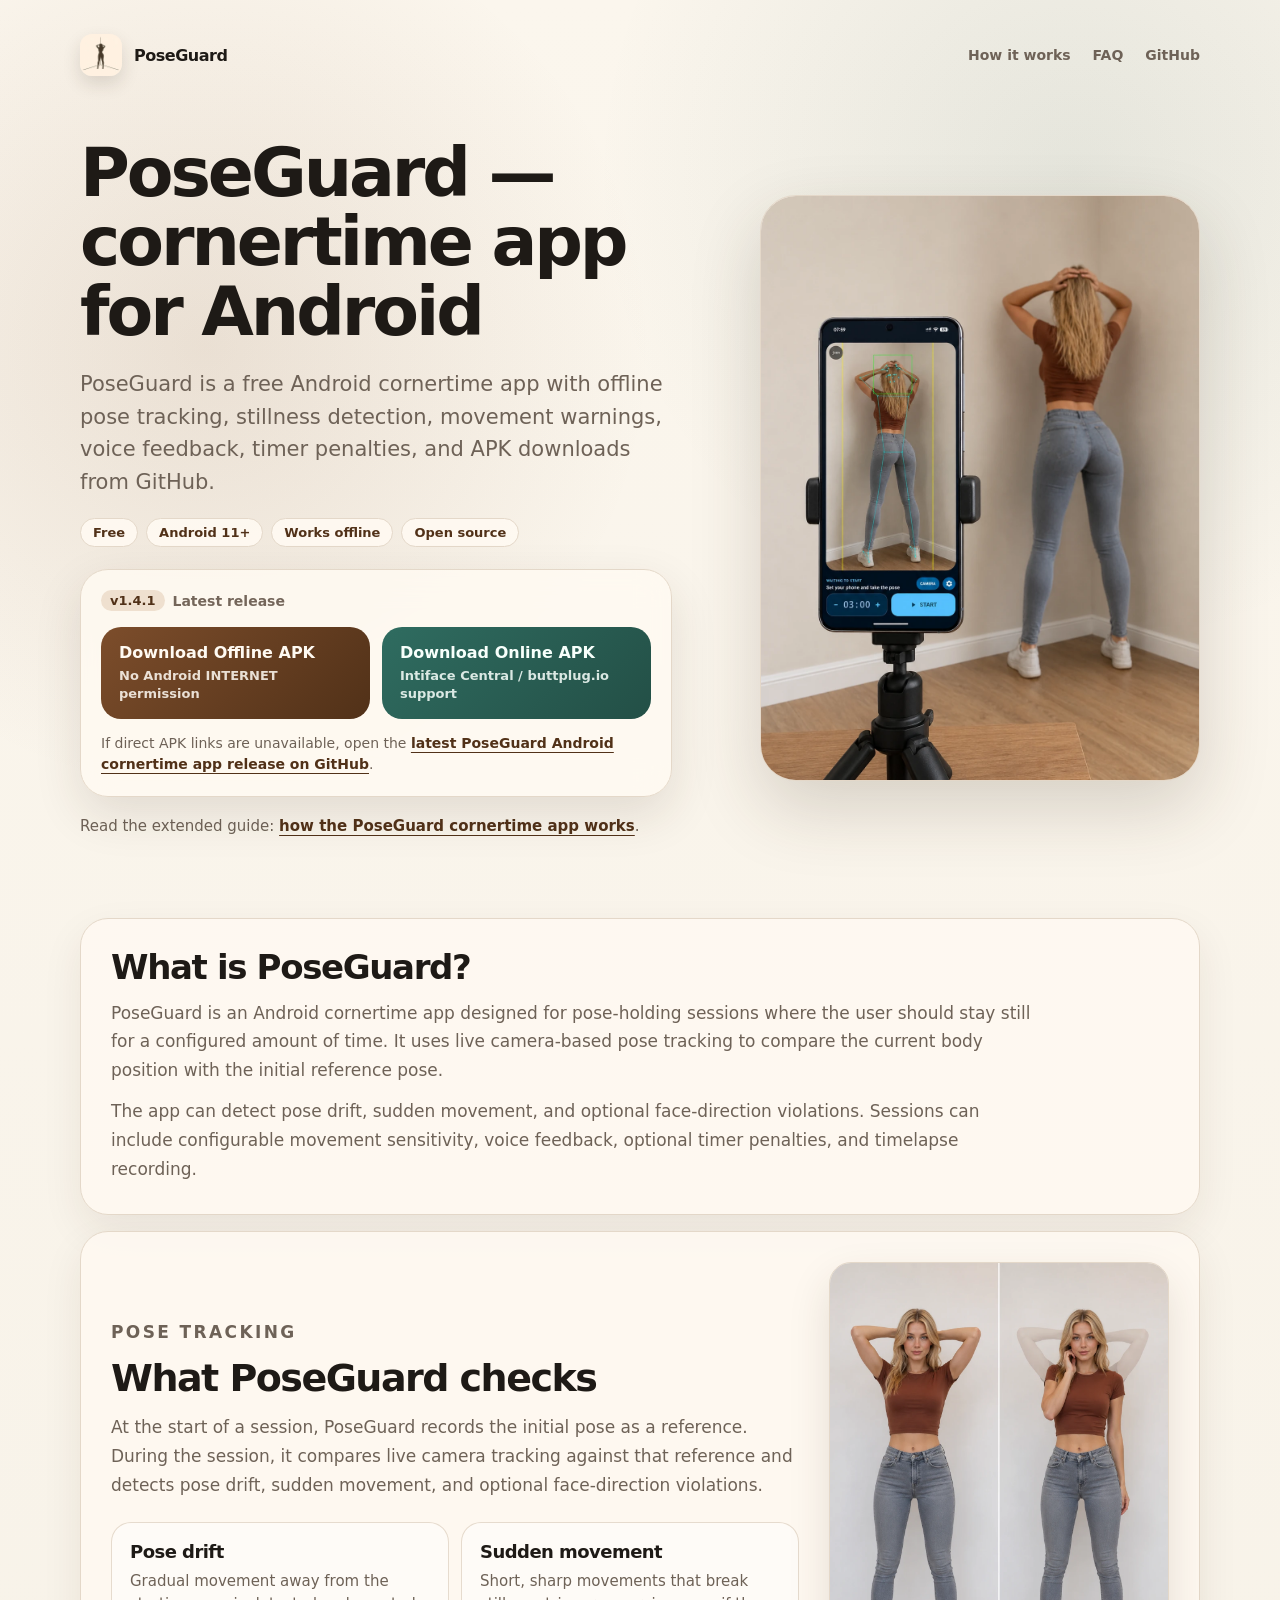
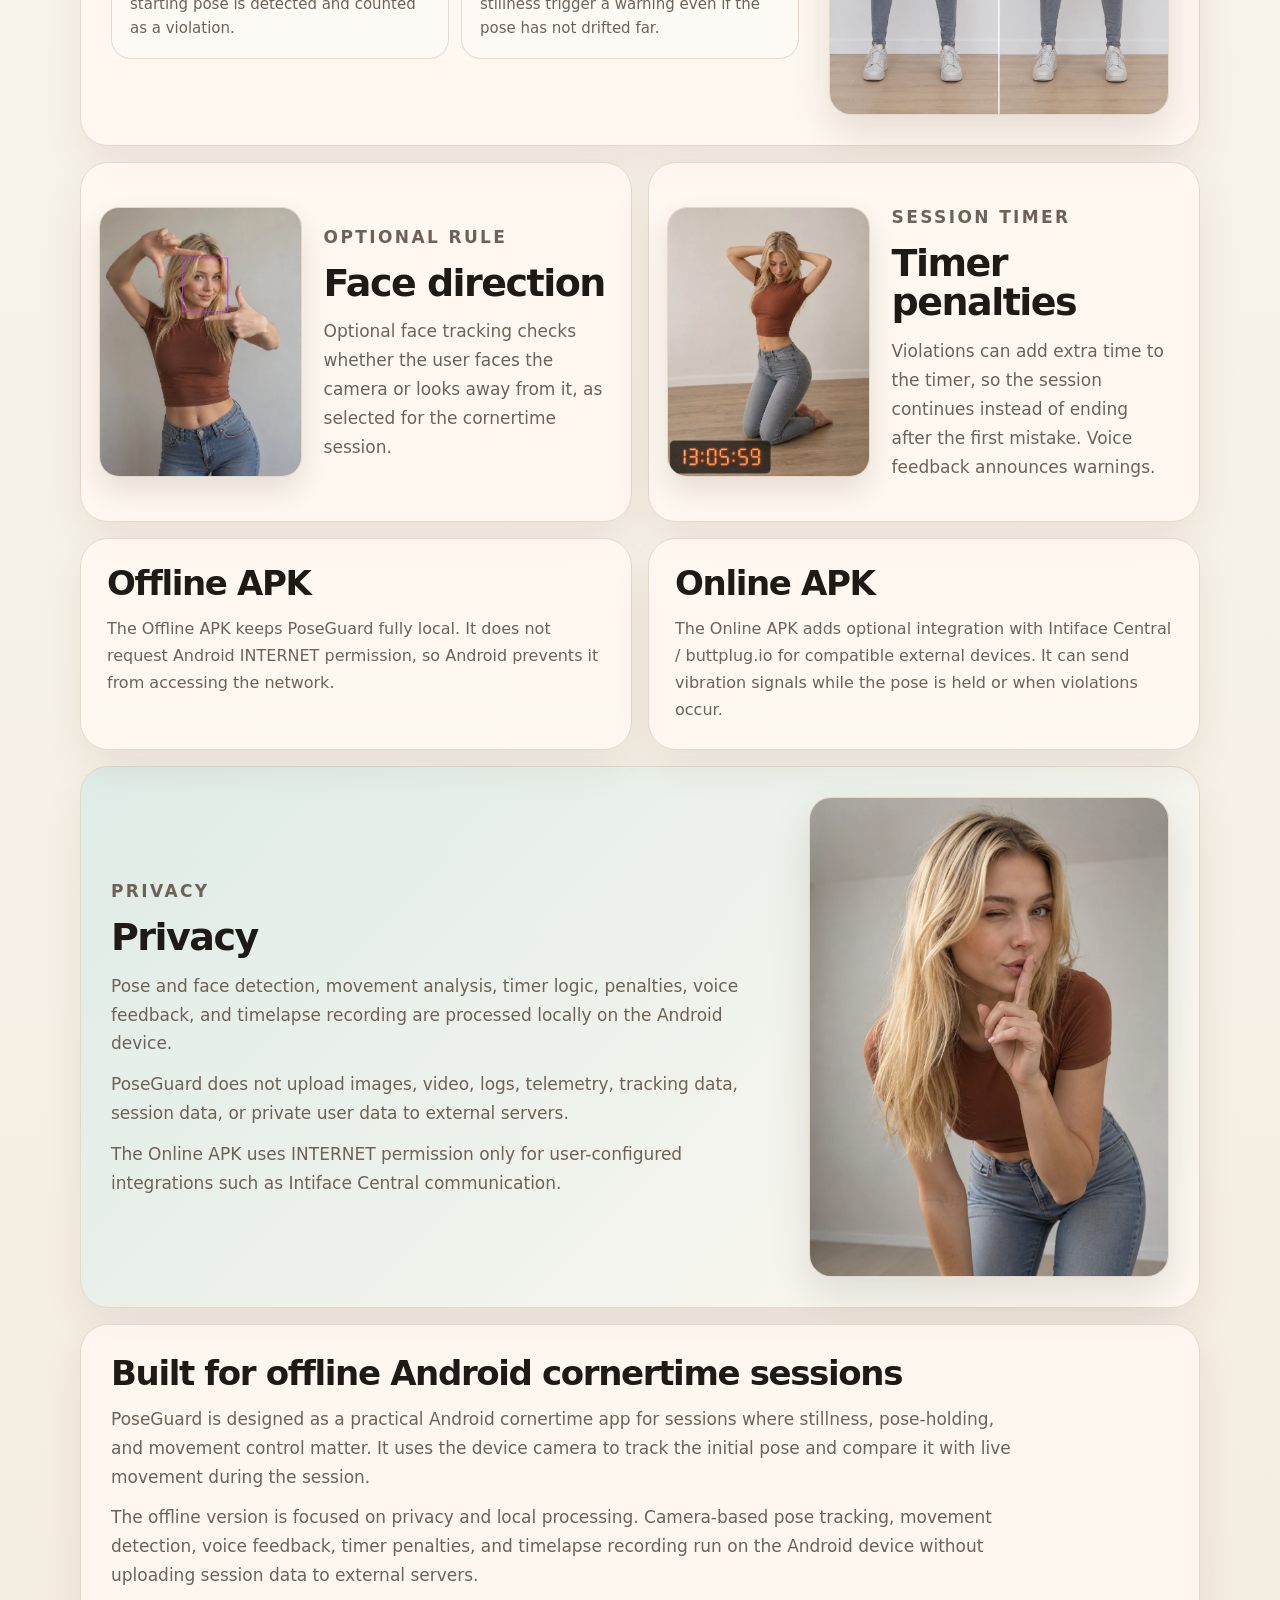
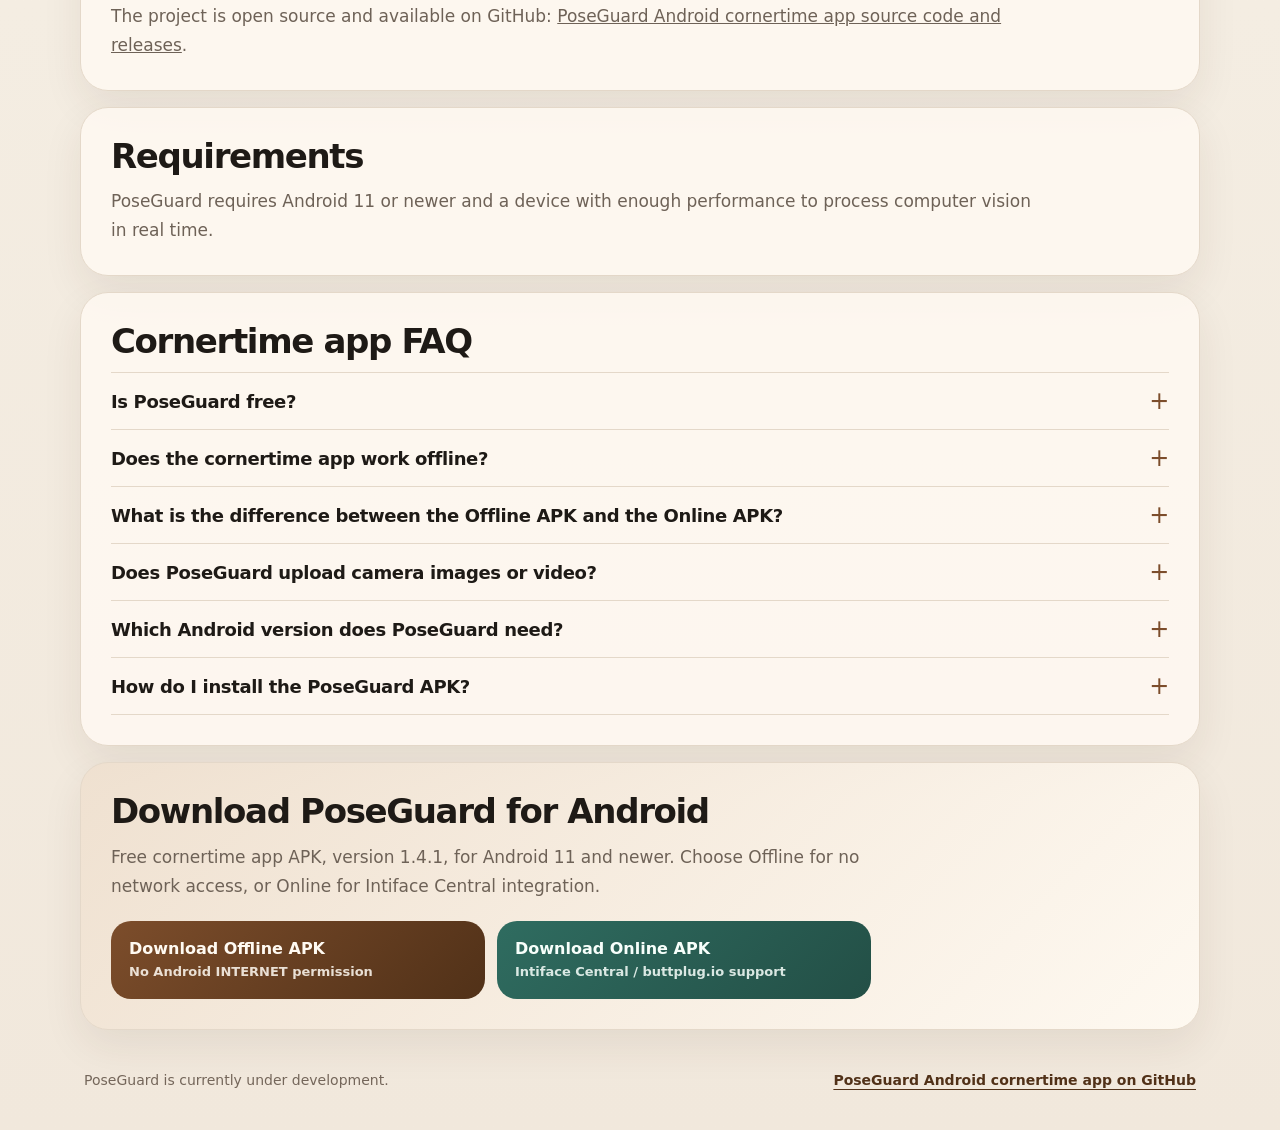
<file: index.html>
<!doctype html>
<html lang="en">
<head>
  <meta charset="utf-8" />
  <meta name="viewport" content="width=device-width, initial-scale=1" />
  <meta name="theme-color" content="#f7f2e8" />

  <title>PoseGuard — Cornertime App for Android</title>
  <meta
    name="description"
    content="PoseGuard is a free Android cornertime app with offline pose tracking, stillness detection, movement warnings, voice feedback, timer penalties, and APK downloads from GitHub."
  />
  <meta name="robots" content="index,follow" />
  <link rel="canonical" href="https://poseguard-cornertime.github.io/" />

  <meta property="og:title" content="PoseGuard — Cornertime App for Android" />
  <meta
    property="og:description"
    content="Free Android cornertime app with offline pose tracking, stillness detection, movement warnings, voice feedback, timer penalties, and APK downloads from GitHub."
  />
  <meta property="og:type" content="website" />
  <meta property="og:url" content="https://poseguard-cornertime.github.io/" />
  <meta property="og:site_name" content="PoseGuard" />
  <meta property="og:image" content="https://poseguard-cornertime.github.io/assets/og-image.jpg?v=20261018" />
  <meta property="og:image:type" content="image/jpeg" />
  <meta property="og:image:width" content="1200" />
  <meta property="og:image:height" content="630" />
  <meta property="og:image:alt" content="PoseGuard Android cornertime app preview" />

  <meta name="twitter:card" content="summary_large_image" />
  <meta name="twitter:title" content="PoseGuard — Cornertime App for Android" />
  <meta
    name="twitter:description"
    content="Free Android cornertime app with offline pose tracking, stillness detection, movement warnings, voice feedback, timer penalties, and APK downloads from GitHub."
  />
  <meta name="twitter:image" content="https://poseguard-cornertime.github.io/assets/og-image.jpg?v=20261018" />

  <link rel="icon" type="image/png" sizes="32x32" href="./assets/favicon-32.png?v=20260614-2" />
  <link rel="icon" type="image/png" sizes="192x192" href="./assets/icon-192.png?v=20260614-2" />
  <link rel="apple-touch-icon" href="./assets/apple-touch-icon.png?v=20260614-2" />

  <link rel="stylesheet" href="./styles.css?v=20261018-2" />

  <script type="application/ld+json">
  {
    "@context": "https://schema.org",
    "@type": "MobileApplication",
    "name": "PoseGuard",
    "alternateName": "PoseGuard Cornertime App",
    "operatingSystem": "Android 11+",
    "applicationCategory": "UtilitiesApplication",
    "softwareVersion": "1.4.1",
    "isAccessibleForFree": true,
    "description": "PoseGuard is a free Android cornertime app with offline pose tracking, stillness detection, movement warnings, voice feedback, timer penalties, and APK downloads from GitHub.",
    "url": "https://poseguard-cornertime.github.io/",
    "downloadUrl": "https://github.com/incident201/poseGuard/releases/latest",
    "codeRepository": "https://github.com/incident201/poseGuard",
    "image": "https://poseguard-cornertime.github.io/assets/og-image.jpg?v=20261018",
    "screenshot": [
      "https://poseguard-cornertime.github.io/assets/slide_1.webp?v=20260614-2",
      "https://poseguard-cornertime.github.io/assets/Slide_howposetracking.webp",
      "https://poseguard-cornertime.github.io/assets/Slide_facedetect.webp",
      "https://poseguard-cornertime.github.io/assets/Slide_timer.webp"
    ],
    "offers": {
      "@type": "Offer",
      "price": "0",
      "priceCurrency": "USD"
    },
    "sameAs": [
      "https://github.com/incident201/poseGuard"
    ]
  }
  </script>

  <script type="application/ld+json">
  {
    "@context": "https://schema.org",
    "@type": "FAQPage",
    "mainEntity": [
      {
        "@type": "Question",
        "name": "Is PoseGuard free?",
        "acceptedAnswer": {
          "@type": "Answer",
          "text": "Yes. PoseGuard is a free and open-source cornertime app for Android. APK files and source code are published on GitHub."
        }
      },
      {
        "@type": "Question",
        "name": "Does the cornertime app work offline?",
        "acceptedAnswer": {
          "@type": "Answer",
          "text": "Yes. The Offline APK does not request Android INTERNET permission. Pose tracking, movement detection, timer penalties, voice feedback, and timelapse recording run locally on the Android device."
        }
      },
      {
        "@type": "Question",
        "name": "What is the difference between the Offline APK and the Online APK?",
        "acceptedAnswer": {
          "@type": "Answer",
          "text": "Both versions have the same pose tracking and cornertime session features. The Online APK adds optional integration with Intiface Central / buttplug.io for compatible external devices. Choose the Offline APK if you want the app to have no network access at all."
        }
      },
      {
        "@type": "Question",
        "name": "Does PoseGuard upload camera images or video?",
        "acceptedAnswer": {
          "@type": "Answer",
          "text": "No. PoseGuard does not upload images, video, logs, telemetry, tracking data, or session data to external servers. Camera analysis runs on the device."
        }
      },
      {
        "@type": "Question",
        "name": "Which Android version does PoseGuard need?",
        "acceptedAnswer": {
          "@type": "Answer",
          "text": "PoseGuard requires Android 11 or newer and a device fast enough to run real-time computer vision for pose tracking."
        }
      },
      {
        "@type": "Question",
        "name": "How do I install the PoseGuard APK?",
        "acceptedAnswer": {
          "@type": "Answer",
          "text": "Download the Offline or Online APK on your Android phone, open the file, and allow installation from this source if Android asks. Then grant camera permission when the app starts."
        }
      }
    ]
  }
  </script>
</head>

<body>
  <main class="page">
    <header class="topbar" aria-label="Site header">
      <a class="brand" href="./" aria-label="PoseGuard home">
        <img src="./assets/icon-192.png?v=20260614-2" alt="" width="192" height="192" />
        <span>PoseGuard</span>
      </a>

      <nav class="topnav" aria-label="Main">
        <a href="./cornertime-app/">How it works</a>
        <a href="#faq">FAQ</a>
        <a
          href="https://github.com/incident201/poseGuard"
          aria-label="PoseGuard Android cornertime app on GitHub"
        >GitHub</a>
      </nav>
    </header>

    <section class="hero">
      <div class="hero-content">
        <h1>PoseGuard — cornertime app for Android</h1>

        <p class="lead">
          PoseGuard is a free Android cornertime app with offline pose tracking,
          stillness detection, movement warnings, voice feedback, timer penalties,
          and APK downloads from GitHub.
        </p>

        <ul class="hero-facts" aria-label="Key facts">
          <li>Free</li>
          <li>Android 11+</li>
          <li>Works offline</li>
          <li>Open source</li>
        </ul>

        <div class="download-box" id="download" aria-label="Download PoseGuard">
          <p class="release-status"><span class="release-badge">v1.4.1</span> Latest release</p>

          <div class="download-actions">
            <a
              id="download-offline"
              class="download-button primary"
              href="https://github.com/incident201/poseGuard/releases/download/v1.4.1/poseGuard_v1.4.1_offline_release.apk"
            >
              <strong>Download Offline APK</strong>
              <span>No Android INTERNET permission</span>
            </a>

            <a
              id="download-online"
              class="download-button secondary"
              href="https://github.com/incident201/poseGuard/releases/download/v1.4.1/poseGuard_v1.4.1_online_release.apk"
            >
              <strong>Download Online APK</strong>
              <span>Intiface Central / buttplug.io support</span>
            </a>
          </div>

          <p class="download-note">
            If direct APK links are unavailable, open the
            <a href="https://github.com/incident201/poseGuard/releases/latest">latest PoseGuard Android cornertime app release on GitHub</a>.
          </p>
        </div>

        <p class="hero-guide">
          Read the extended guide:
          <a href="./cornertime-app/">how the PoseGuard cornertime app works</a>.
        </p>
      </div>

      <figure class="hero-preview">
        <img
          src="./assets/slide_1.webp?v=20260614-2"
          alt="Screenshot of PoseGuard Android cornertime app with pose tracking"
          width="1086"
          height="1448"
          fetchpriority="high"
        />
      </figure>
    </section>

    <section class="plain-section">
      <h2>What is PoseGuard?</h2>
      <p>
        PoseGuard is an Android cornertime app designed for pose-holding sessions
        where the user should stay still for a configured amount of time. It uses
        live camera-based pose tracking to compare the current body position with
        the initial reference pose.
      </p>
      <p>
        The app can detect pose drift, sudden movement, and optional face-direction
        violations. Sessions can include configurable movement sensitivity, voice
        feedback, optional timer penalties, and timelapse recording.
      </p>
    </section>

    <section class="illustrated-section tracking-section">
      <div class="section-copy">
        <p class="section-kicker">Pose tracking</p>

        <h2>What PoseGuard checks</h2>

        <p>
          At the start of a session, PoseGuard records the initial pose as a reference.
          During the session, it compares live camera tracking against that reference
          and detects pose drift, sudden movement, and optional face-direction violations.
        </p>

        <div class="mini-checks">
          <article>
            <h3>Pose drift</h3>
            <p>
              Gradual movement away from the starting pose is detected and counted
              as a violation.
            </p>
          </article>

          <article>
            <h3>Sudden movement</h3>
            <p>
              Short, sharp movements that break stillness trigger a warning even if
              the pose has not drifted far.
            </p>
          </article>
        </div>
      </div>

      <figure class="section-image">
        <img
          src="./assets/Slide_howposetracking.webp"
          alt="How the PoseGuard cornertime app compares live pose tracking with the reference pose"
          width="1086"
          height="1448"
          loading="lazy"
          decoding="async"
        />
      </figure>
    </section>

    <section class="visual-card-grid" aria-label="Optional cornertime session rules">
      <article class="visual-card">
        <figure class="visual-card-image">
          <img
            src="./assets/Slide_facedetect.webp"
            alt="PoseGuard face direction check during a cornertime session"
            width="1086"
            height="1448"
            loading="lazy"
            decoding="async"
          />
        </figure>

        <div class="visual-card-body">
          <p class="section-kicker">Optional rule</p>

          <h3>Face direction</h3>

          <p>
            Optional face tracking checks whether the user faces the camera or looks
            away from it, as selected for the cornertime session.
          </p>
        </div>
      </article>

      <article class="visual-card">
        <figure class="visual-card-image">
          <img
            src="./assets/Slide_timer.webp"
            alt="PoseGuard cornertime timer with penalty time after violations"
            width="1086"
            height="1448"
            loading="lazy"
            decoding="async"
          />
        </figure>

        <div class="visual-card-body">
          <p class="section-kicker">Session timer</p>

          <h3>Timer penalties</h3>

          <p>
            Violations can add extra time to the timer, so the session continues
            instead of ending after the first mistake. Voice feedback announces warnings.
          </p>
        </div>
      </article>
    </section>

    <section class="version-summary" aria-label="Offline and Online versions">
      <article>
        <h2>Offline APK</h2>
        <p>
          The Offline APK keeps PoseGuard fully local. It does not request Android
          INTERNET permission, so Android prevents it from accessing the network.
        </p>
      </article>

      <article>
        <h2>Online APK</h2>
        <p>
          The Online APK adds optional integration with Intiface Central / buttplug.io
          for compatible external devices. It can send vibration signals while the pose
          is held or when violations occur.
        </p>
      </article>
    </section>

    <section class="illustrated-section privacy-section">
      <div class="section-copy">
        <p class="section-kicker">Privacy</p>

        <h2>Privacy</h2>

        <p>
          Pose and face detection, movement analysis, timer logic, penalties, voice feedback,
          and timelapse recording are processed locally on the Android device.
        </p>
        <p>
          PoseGuard does not upload images, video, logs, telemetry, tracking data,
          session data, or private user data to external servers.
        </p>
        <p>
          The Online APK uses INTERNET permission only for user-configured integrations
          such as Intiface Central communication.
        </p>
      </div>

      <figure class="section-image">
        <img
          src="./assets/Slide_privacy.webp"
          alt="PoseGuard cornertime app processes camera data locally on the Android device"
          width="1086"
          height="1448"
          loading="lazy"
          decoding="async"
        />
      </figure>
    </section>

    <section class="plain-section">
      <h2>Built for offline Android cornertime sessions</h2>
      <p>
        PoseGuard is designed as a practical Android cornertime app for sessions where
        stillness, pose-holding, and movement control matter. It uses the device camera
        to track the initial pose and compare it with live movement during the session.
      </p>
      <p>
        The offline version is focused on privacy and local processing. Camera-based pose
        tracking, movement detection, voice feedback, timer penalties, and timelapse recording
        run on the Android device without uploading session data to external servers.
      </p>
      <p>
        The project is open source and available on GitHub:
        <a href="https://github.com/incident201/poseGuard">PoseGuard Android cornertime app source code and releases</a>.
      </p>
    </section>

    <section class="requirements-section">
      <h2>Requirements</h2>
      <p>
        PoseGuard requires Android 11 or newer and a device with enough performance
        to process computer vision in real time.
      </p>
    </section>

    <section class="faq-section" id="faq" aria-labelledby="faq-title">
      <h2 id="faq-title">Cornertime app FAQ</h2>

      <details>
        <summary>Is PoseGuard free?</summary>
        <p>
          Yes. PoseGuard is a free and open-source cornertime app for Android. APK files
          and source code are published on GitHub.
        </p>
      </details>

      <details>
        <summary>Does the cornertime app work offline?</summary>
        <p>
          Yes. The Offline APK does not request Android INTERNET permission. Pose tracking,
          movement detection, timer penalties, voice feedback, and timelapse recording run
          locally on the Android device.
        </p>
      </details>

      <details>
        <summary>What is the difference between the Offline APK and the Online APK?</summary>
        <p>
          Both versions have the same pose tracking and cornertime session features. The
          Online APK adds optional integration with Intiface Central / buttplug.io for
          compatible external devices. Choose the Offline APK if you want the app to have
          no network access at all.
        </p>
      </details>

      <details>
        <summary>Does PoseGuard upload camera images or video?</summary>
        <p>
          No. PoseGuard does not upload images, video, logs, telemetry, tracking data, or
          session data to external servers. Camera analysis runs on the device.
        </p>
      </details>

      <details>
        <summary>Which Android version does PoseGuard need?</summary>
        <p>
          PoseGuard requires Android 11 or newer and a device fast enough to run real-time
          computer vision for pose tracking.
        </p>
      </details>

      <details>
        <summary>How do I install the PoseGuard APK?</summary>
        <p>
          Download the Offline or Online APK on your Android phone, open the file, and allow
          installation from this source if Android asks. Then grant camera permission when
          the app starts.
        </p>
      </details>
    </section>

    <section class="cta-section" aria-labelledby="cta-title">
      <h2 id="cta-title">Download PoseGuard for Android</h2>
      <p>
        Free cornertime app APK, version 1.4.1, for Android 11 and newer. Choose Offline
        for no network access, or Online for Intiface Central integration.
      </p>

      <div class="download-actions">
        <a
          class="download-button primary"
          href="https://github.com/incident201/poseGuard/releases/download/v1.4.1/poseGuard_v1.4.1_offline_release.apk"
        >
          <strong>Download Offline APK</strong>
          <span>No Android INTERNET permission</span>
        </a>

        <a
          class="download-button secondary"
          href="https://github.com/incident201/poseGuard/releases/download/v1.4.1/poseGuard_v1.4.1_online_release.apk"
        >
          <strong>Download Online APK</strong>
          <span>Intiface Central / buttplug.io support</span>
        </a>
      </div>
    </section>

    <footer class="footer">
      <span>PoseGuard is currently under development.</span>
      <a href="https://github.com/incident201/poseGuard">PoseGuard Android cornertime app on GitHub</a>
    </footer>
  </main>
</body>
</html>
</file>
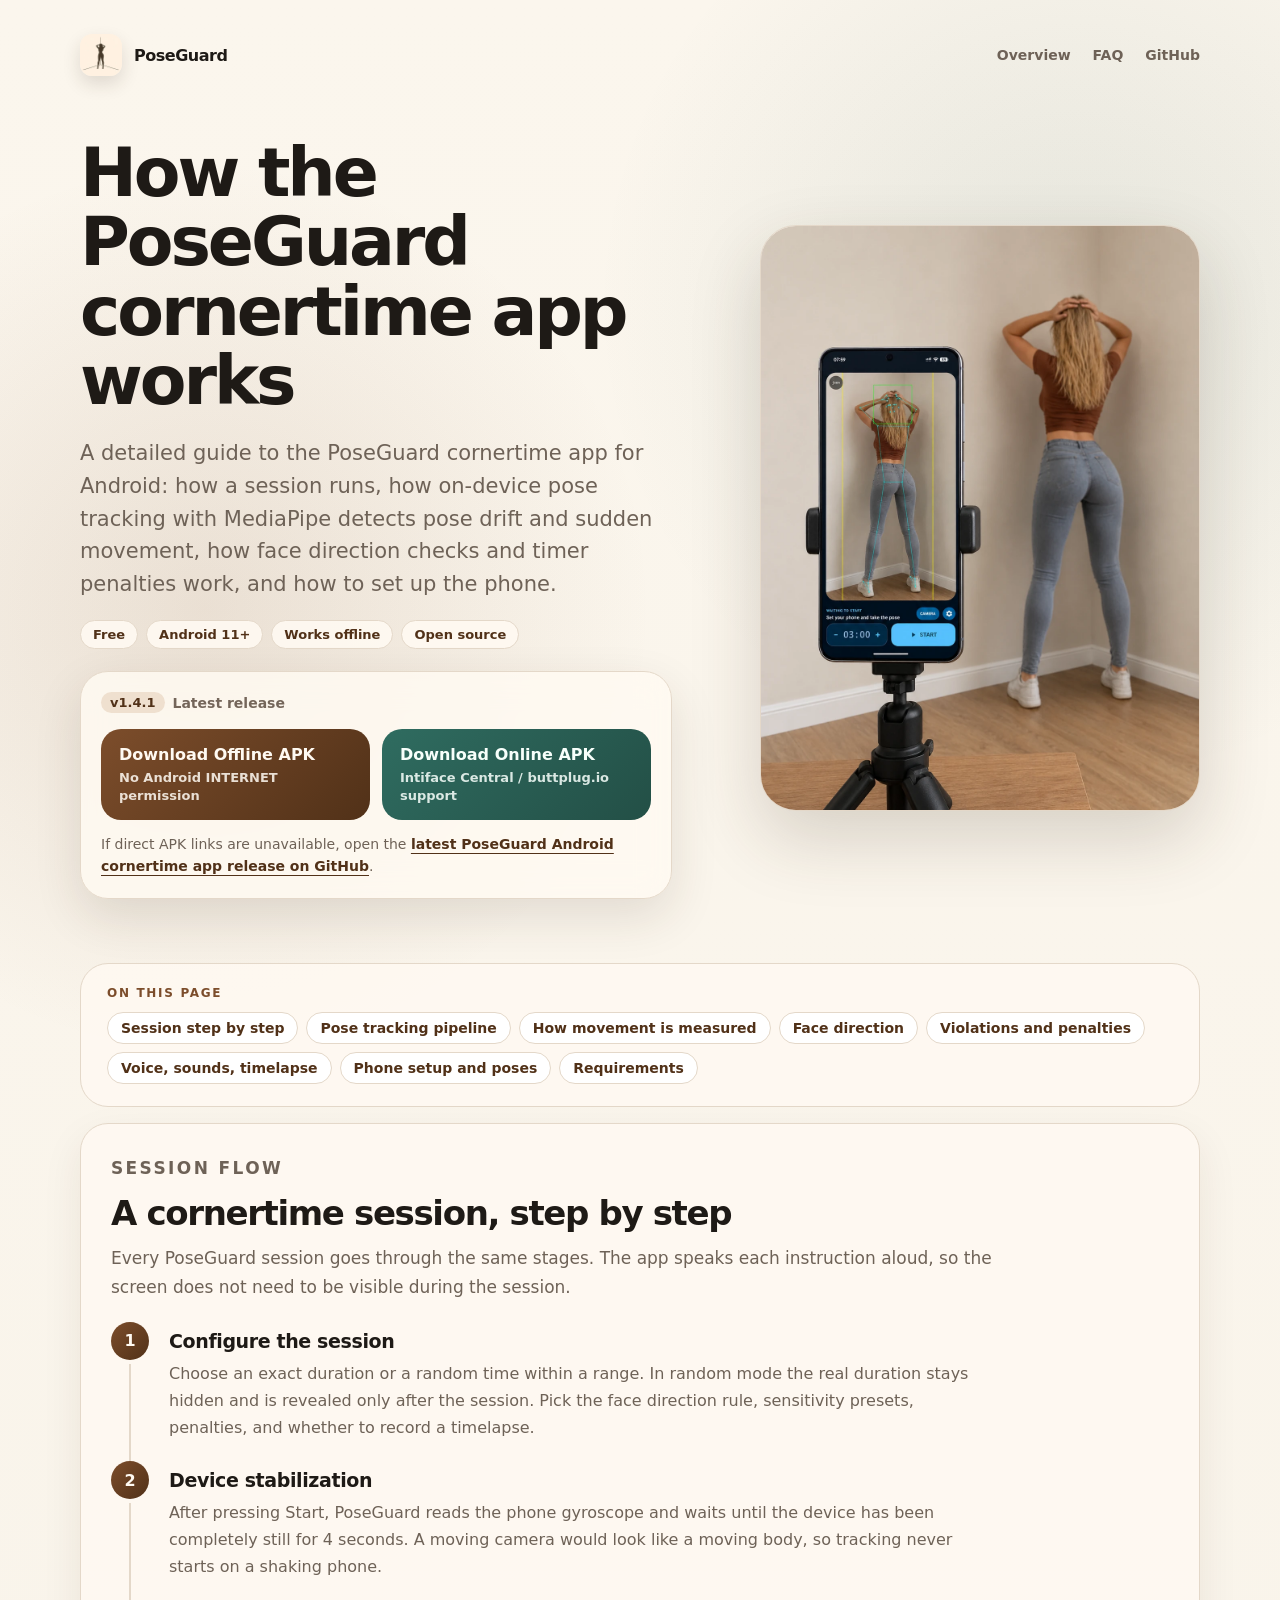
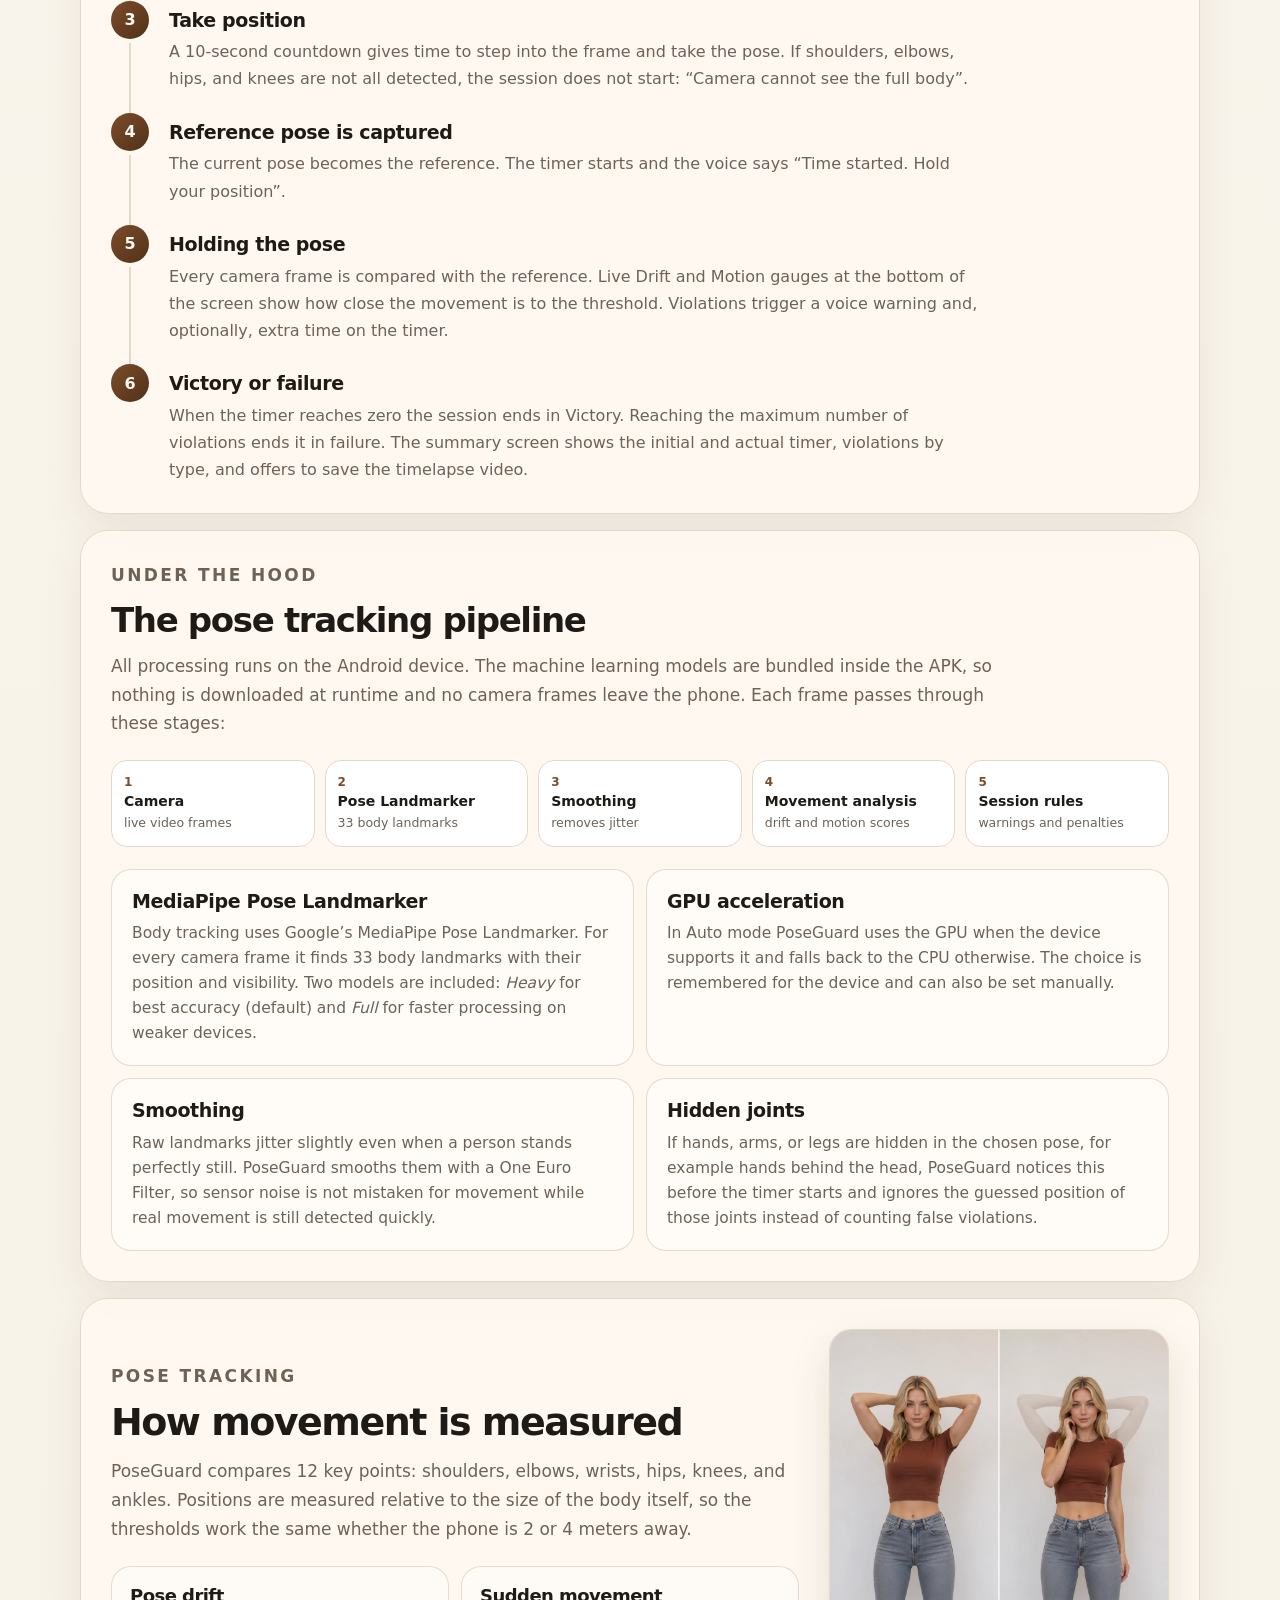
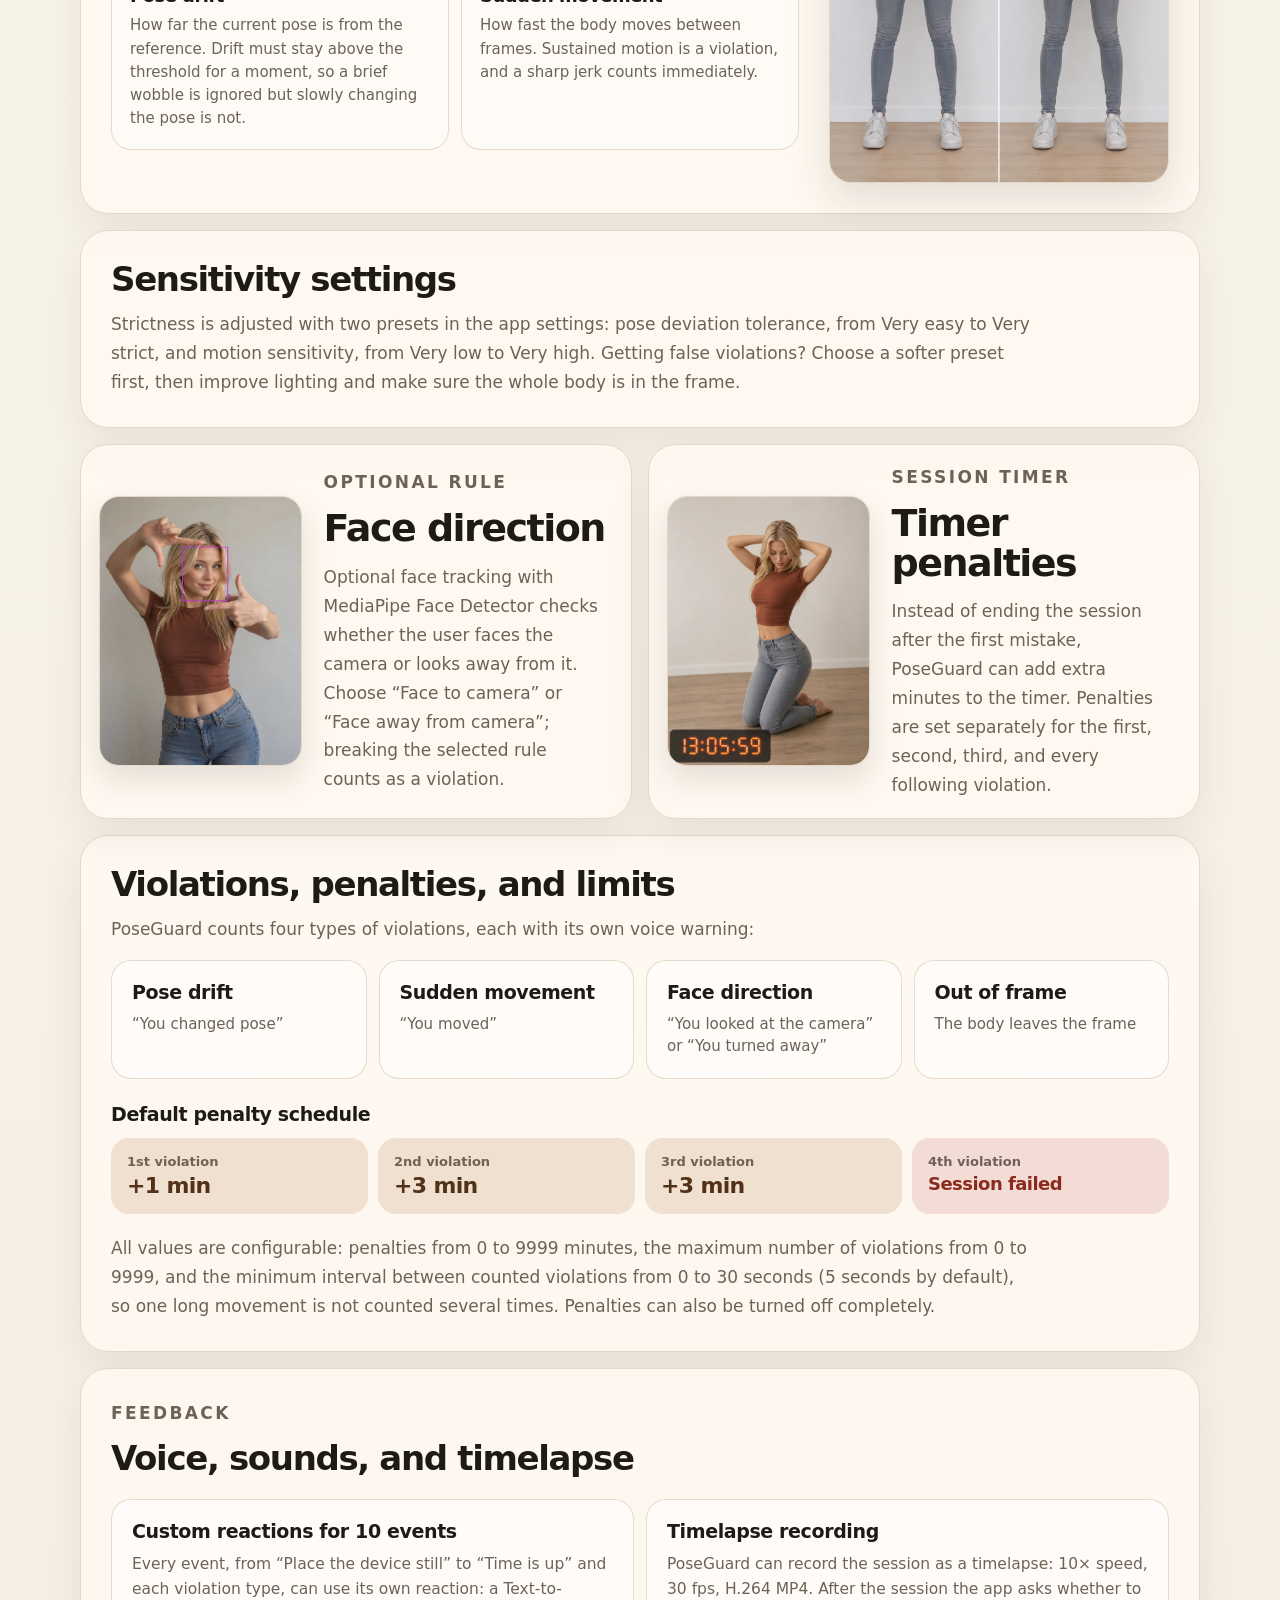
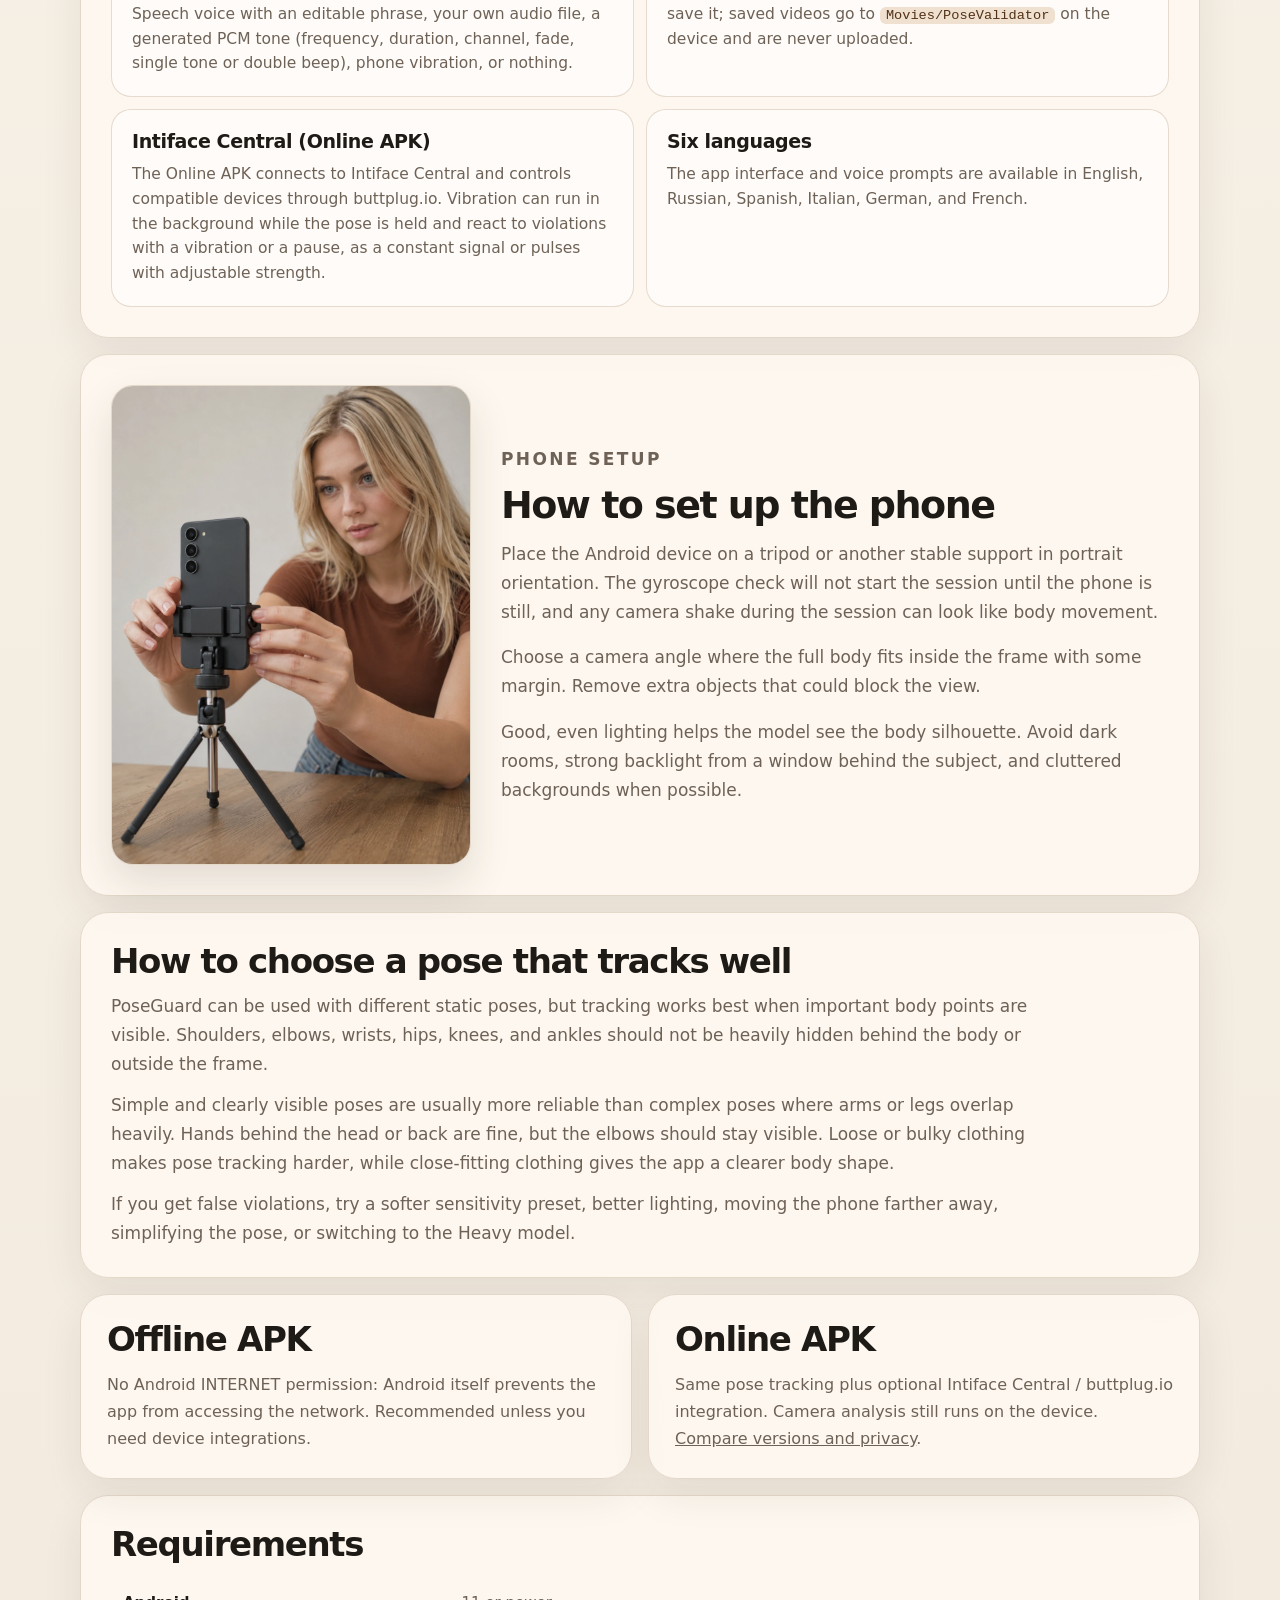
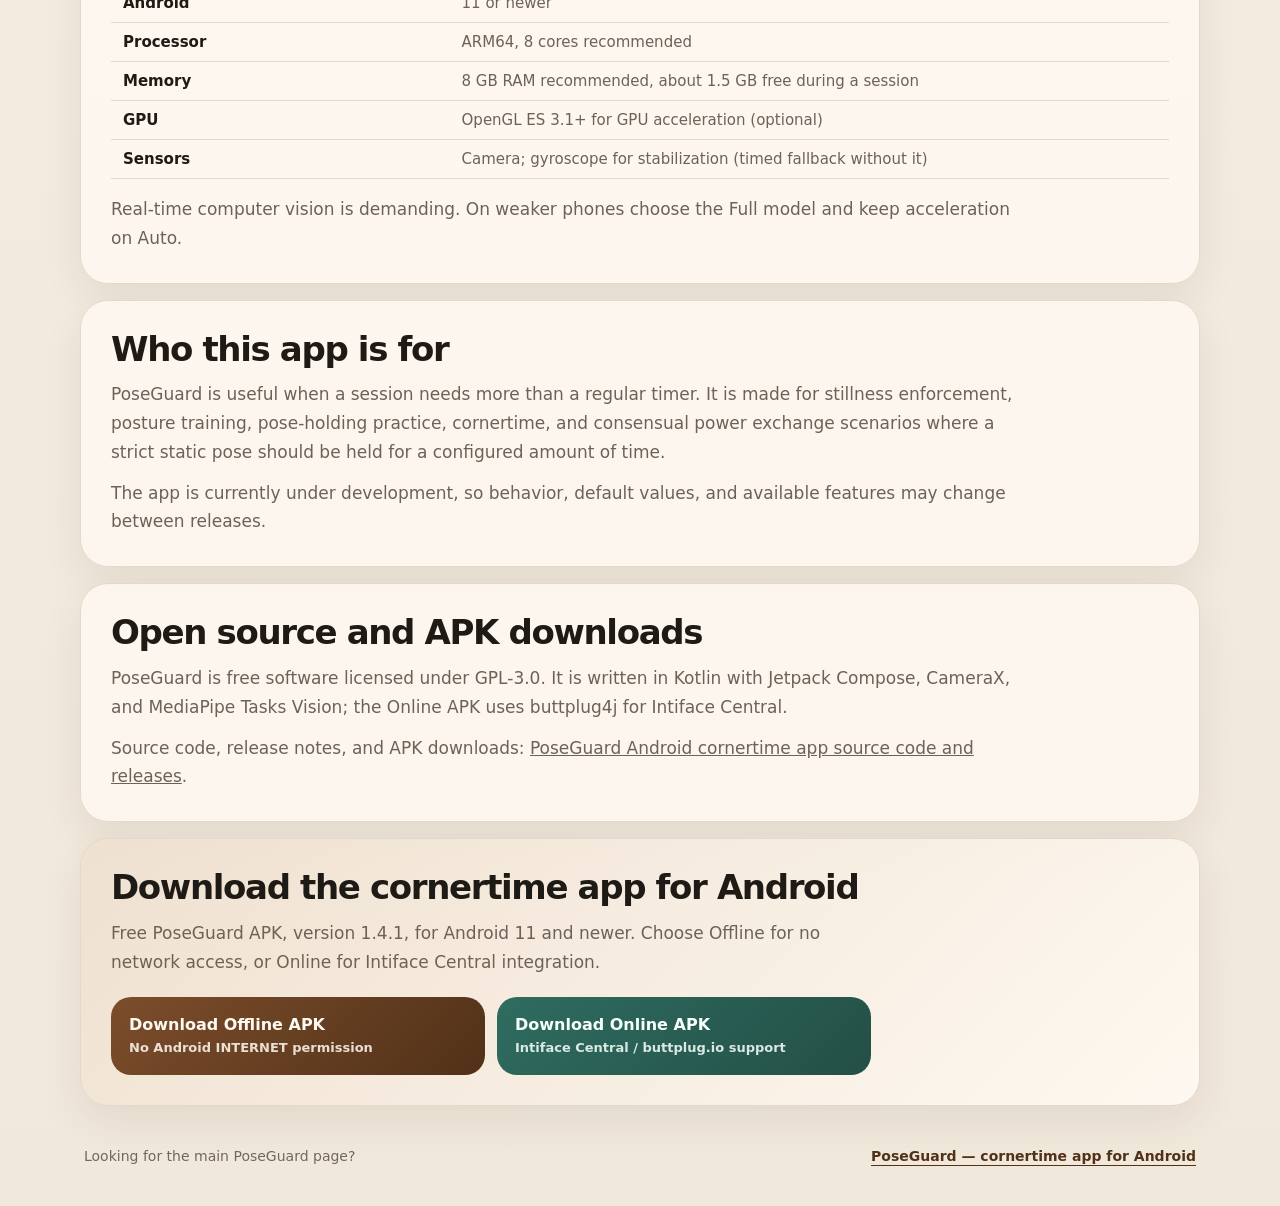
<file: cornertime-app/index.html>
<!doctype html>
<html lang="en">
<head>
  <meta charset="utf-8" />
  <meta name="viewport" content="width=device-width, initial-scale=1" />
  <meta name="theme-color" content="#f7f2e8" />

  <title>How the PoseGuard Cornertime App Works — Pose Tracking Explained</title>
  <meta
    name="description"
    content="How the PoseGuard cornertime app for Android detects movement: MediaPipe Pose Landmarker, pose drift and sudden motion thresholds, face direction checks, timer penalties, and session flow."
  />
  <meta name="robots" content="index,follow" />
  <link rel="canonical" href="https://poseguard-cornertime.github.io/cornertime-app/" />

  <meta property="og:title" content="How the PoseGuard Cornertime App Works — Pose Tracking Explained" />
  <meta
    property="og:description"
    content="Session flow, MediaPipe pose tracking pipeline, drift and motion detection, face direction checks, penalties, and setup tips for the PoseGuard Android cornertime app."
  />
  <meta property="og:type" content="article" />
  <meta property="og:url" content="https://poseguard-cornertime.github.io/cornertime-app/" />
  <meta property="og:site_name" content="PoseGuard" />
  <meta property="og:image" content="https://poseguard-cornertime.github.io/assets/og-image.jpg?v=20261018" />
  <meta property="og:image:type" content="image/jpeg" />
  <meta property="og:image:width" content="1200" />
  <meta property="og:image:height" content="630" />
  <meta property="og:image:alt" content="PoseGuard cornertime app for Android with pose tracking" />

  <meta name="twitter:card" content="summary_large_image" />
  <meta name="twitter:title" content="How the PoseGuard Cornertime App Works — Pose Tracking Explained" />
  <meta
    name="twitter:description"
    content="Session flow, MediaPipe pose tracking pipeline, drift and motion detection, face direction checks, penalties, and setup tips for the PoseGuard Android cornertime app."
  />
  <meta name="twitter:image" content="https://poseguard-cornertime.github.io/assets/og-image.jpg?v=20261018" />

  <link rel="icon" type="image/png" sizes="32x32" href="../assets/favicon-32.png?v=20260614-2" />
  <link rel="icon" type="image/png" sizes="192x192" href="../assets/icon-192.png?v=20260614-2" />
  <link rel="apple-touch-icon" href="../assets/apple-touch-icon.png?v=20260614-2" />

  <link rel="stylesheet" href="../styles.css?v=20261018-2" />

  <script type="application/ld+json">
  {
    "@context": "https://schema.org",
    "@type": "MobileApplication",
    "name": "PoseGuard",
    "alternateName": "PoseGuard Cornertime App",
    "operatingSystem": "Android 11+",
    "applicationCategory": "UtilitiesApplication",
    "softwareVersion": "1.4.1",
    "isAccessibleForFree": true,
    "description": "PoseGuard is a free cornertime app for Android with offline pose tracking, stillness detection, movement warnings, face direction checks, timer penalties, and APK downloads from GitHub.",
    "url": "https://poseguard-cornertime.github.io/cornertime-app/",
    "downloadUrl": "https://github.com/incident201/poseGuard/releases/latest",
    "codeRepository": "https://github.com/incident201/poseGuard",
    "license": "https://www.gnu.org/licenses/gpl-3.0.html",
    "image": "https://poseguard-cornertime.github.io/assets/og-image.jpg?v=20261018",
    "screenshot": [
      "https://poseguard-cornertime.github.io/assets/slide_1.webp?v=20260614-2",
      "https://poseguard-cornertime.github.io/assets/Slide_howposetracking.webp",
      "https://poseguard-cornertime.github.io/assets/Slide_facedetect.webp",
      "https://poseguard-cornertime.github.io/assets/Slide_timer.webp",
      "https://poseguard-cornertime.github.io/assets/Slide_setup.webp",
      "https://poseguard-cornertime.github.io/assets/Slide_privacy.webp"
    ],
    "offers": {
      "@type": "Offer",
      "price": "0",
      "priceCurrency": "USD"
    },
    "sameAs": [
      "https://github.com/incident201/poseGuard"
    ]
  }
  </script>

  <script type="application/ld+json">
  {
    "@context": "https://schema.org",
    "@type": "BreadcrumbList",
    "itemListElement": [
      {
        "@type": "ListItem",
        "position": 1,
        "name": "PoseGuard",
        "item": "https://poseguard-cornertime.github.io/"
      },
      {
        "@type": "ListItem",
        "position": 2,
        "name": "How the cornertime app works",
        "item": "https://poseguard-cornertime.github.io/cornertime-app/"
      }
    ]
  }
  </script>
</head>

<body>
  <main class="page">
  <header class="topbar" aria-label="Site header">
    <a class="brand" href="../" aria-label="PoseGuard home">
      <img src="../assets/icon-192.png?v=20260614-2" alt="" width="192" height="192" />
      <span>PoseGuard</span>
    </a>

    <nav class="topnav" aria-label="Main">
      <a href="../">Overview</a>
      <a href="../#faq">FAQ</a>
      <a
        href="https://github.com/incident201/poseGuard"
        aria-label="PoseGuard Android cornertime app on GitHub"
      >GitHub</a>
    </nav>
  </header>

  <section class="hero">
    <div class="hero-content">
      <h1>How the PoseGuard cornertime app works</h1>

      <p class="lead">
        A detailed guide to the PoseGuard cornertime app for Android: how a session runs,
        how on-device pose tracking with MediaPipe detects pose drift and sudden movement,
        how face direction checks and timer penalties work, and how to set up the phone.
      </p>

      <ul class="hero-facts" aria-label="Key facts">
        <li>Free</li>
        <li>Android 11+</li>
        <li>Works offline</li>
        <li>Open source</li>
      </ul>

      <div class="download-box" id="download" aria-label="Download PoseGuard cornertime app">
        <p class="release-status"><span class="release-badge">v1.4.1</span> Latest release</p>

        <div class="download-actions">
          <a
            id="download-offline"
            class="download-button primary"
            href="https://github.com/incident201/poseGuard/releases/download/v1.4.1/poseGuard_v1.4.1_offline_release.apk"
          >
            <strong>Download Offline APK</strong>
            <span>No Android INTERNET permission</span>
          </a>

          <a
            id="download-online"
            class="download-button secondary"
            href="https://github.com/incident201/poseGuard/releases/download/v1.4.1/poseGuard_v1.4.1_online_release.apk"
          >
            <strong>Download Online APK</strong>
            <span>Intiface Central / buttplug.io support</span>
          </a>
        </div>

        <p class="download-note">
          If direct APK links are unavailable, open the
          <a href="https://github.com/incident201/poseGuard/releases/latest">latest PoseGuard Android cornertime app release on GitHub</a>.
        </p>
      </div>
    </div>

    <figure class="hero-preview">
      <img
        src="../assets/slide_1.webp?v=20260614-2"
        alt="PoseGuard Android cornertime app setup screen"
        width="1086"
        height="1448"
        fetchpriority="high"
      />
    </figure>
  </section>

  <nav class="toc" aria-label="On this page">
    <p class="section-kicker">On this page</p>
    <ul>
      <li><a href="#session">Session step by step</a></li>
      <li><a href="#pipeline">Pose tracking pipeline</a></li>
      <li><a href="#movement">How movement is measured</a></li>
      <li><a href="#face">Face direction</a></li>
      <li><a href="#penalties">Violations and penalties</a></li>
      <li><a href="#feedback">Voice, sounds, timelapse</a></li>
      <li><a href="#setup">Phone setup and poses</a></li>
      <li><a href="#requirements">Requirements</a></li>
    </ul>
  </nav>

  <section class="plain-section" id="session" aria-labelledby="session-title">
    <p class="section-kicker">Session flow</p>
    <h2 id="session-title">A cornertime session, step by step</h2>
    <p>
      Every PoseGuard session goes through the same stages. The app speaks each
      instruction aloud, so the screen does not need to be visible during the session.
    </p>

    <ol class="timeline">
      <li>
        <h3>Configure the session</h3>
        <p>
          Choose an exact duration or a random time within a range. In random mode the
          real duration stays hidden and is revealed only after the session. Pick the face
          direction rule, sensitivity presets, penalties, and whether to record a timelapse.
        </p>
      </li>
      <li>
        <h3>Device stabilization</h3>
        <p>
          After pressing Start, PoseGuard reads the phone gyroscope and waits until the
          device has been completely still for 4 seconds. A moving camera would look like
          a moving body, so tracking never starts on a shaking phone.
        </p>
      </li>
      <li>
        <h3>Take position</h3>
        <p>
          A 10-second countdown gives time to step into the frame and take the pose.
          If shoulders, elbows, hips, and knees are not all detected, the session does not
          start: “Camera cannot see the full body”.
        </p>
      </li>
      <li>
        <h3>Reference pose is captured</h3>
        <p>
          The current pose becomes the reference. The timer starts and the voice says
          “Time started. Hold your position”.
        </p>
      </li>
      <li>
        <h3>Holding the pose</h3>
        <p>
          Every camera frame is compared with the reference. Live Drift and Motion gauges
          at the bottom of the screen show how close the movement is to the threshold.
          Violations trigger a voice warning and, optionally, extra time on the timer.
        </p>
      </li>
      <li>
        <h3>Victory or failure</h3>
        <p>
          When the timer reaches zero the session ends in Victory. Reaching the maximum
          number of violations ends it in failure. The summary screen shows the initial and
          actual timer, violations by type, and offers to save the timelapse video.
        </p>
      </li>
    </ol>
  </section>

  <section class="plain-section" id="pipeline" aria-labelledby="pipeline-title">
    <p class="section-kicker">Under the hood</p>
    <h2 id="pipeline-title">The pose tracking pipeline</h2>
    <p>
      All processing runs on the Android device. The machine learning models are bundled
      inside the APK, so nothing is downloaded at runtime and no camera frames leave the
      phone. Each frame passes through these stages:
    </p>

    <ol class="pipeline" aria-label="Processing stages">
      <li><strong>Camera</strong><span>live video frames</span></li>
      <li><strong>Pose Landmarker</strong><span>33 body landmarks</span></li>
      <li><strong>Smoothing</strong><span>removes jitter</span></li>
      <li><strong>Movement analysis</strong><span>drift and motion scores</span></li>
      <li><strong>Session rules</strong><span>warnings and penalties</span></li>
    </ol>

    <div class="tech-grid">
      <article>
        <h3>MediaPipe Pose Landmarker</h3>
        <p>
          Body tracking uses Google’s MediaPipe Pose Landmarker. For every camera frame it
          finds 33 body landmarks with their position and visibility. Two models are included:
          <em>Heavy</em> for best accuracy (default) and <em>Full</em> for faster processing on
          weaker devices.
        </p>
      </article>

      <article>
        <h3>GPU acceleration</h3>
        <p>
          In Auto mode PoseGuard uses the GPU when the device supports it and falls back to the
          CPU otherwise. The choice is remembered for the device and can also be set manually.
        </p>
      </article>

      <article>
        <h3>Smoothing</h3>
        <p>
          Raw landmarks jitter slightly even when a person stands perfectly still. PoseGuard
          smooths them with a One Euro Filter, so sensor noise is not mistaken for movement
          while real movement is still detected quickly.
        </p>
      </article>

      <article>
        <h3>Hidden joints</h3>
        <p>
          If hands, arms, or legs are hidden in the chosen pose, for example hands behind the
          head, PoseGuard notices this before the timer starts and ignores the guessed position
          of those joints instead of counting false violations.
        </p>
      </article>
    </div>
  </section>

  <section class="illustrated-section tracking-section" id="movement">
    <div class="section-copy">
      <p class="section-kicker">Pose tracking</p>

      <h2>How movement is measured</h2>

      <p>
        PoseGuard compares 12 key points: shoulders, elbows, wrists, hips, knees, and ankles.
        Positions are measured relative to the size of the body itself, so the thresholds
        work the same whether the phone is 2 or 4 meters away.
      </p>

      <div class="mini-checks">
        <article>
          <h3>Pose drift</h3>
          <p>
            How far the current pose is from the reference. Drift must stay above the threshold
            for a moment, so a brief wobble is ignored but slowly changing the pose is not.
          </p>
        </article>

        <article>
          <h3>Sudden movement</h3>
          <p>
            How fast the body moves between frames. Sustained motion is a violation, and a
            sharp jerk counts immediately.
          </p>
        </article>
      </div>
    </div>

    <figure class="section-image">
      <img
        src="../assets/Slide_howposetracking.webp"
        alt="How the PoseGuard cornertime app compares live pose tracking with the reference pose"
        width="1086"
        height="1448"
        loading="lazy"
        decoding="async"
      />
    </figure>
  </section>

  <section class="plain-section" aria-labelledby="presets-title">
    <h2 id="presets-title">Sensitivity settings</h2>
    <p>
      Strictness is adjusted with two presets in the app settings: pose deviation tolerance,
      from Very easy to Very strict, and motion sensitivity, from Very low to Very high.
      Getting false violations? Choose a softer preset first, then improve lighting and make
      sure the whole body is in the frame.
    </p>
  </section>

  <section class="visual-card-grid" id="face" aria-label="Face direction and timer penalties">
    <article class="visual-card">
      <figure class="visual-card-image">
        <img
          src="../assets/Slide_facedetect.webp"
          alt="PoseGuard face direction detection explanation"
          width="1086"
          height="1448"
          loading="lazy"
          decoding="async"
        />
      </figure>

      <div class="visual-card-body">
        <p class="section-kicker">Optional rule</p>

        <h2>Face direction</h2>

        <p>
          Optional face tracking with MediaPipe Face Detector checks whether the user faces
          the camera or looks away from it. Choose “Face to camera” or “Face away from
          camera”; breaking the selected rule counts as a violation.
        </p>
      </div>
    </article>

    <article class="visual-card" id="penalties">
      <figure class="visual-card-image">
        <img
          src="../assets/Slide_timer.webp"
          alt="PoseGuard timer penalties explanation"
          width="1086"
          height="1448"
          loading="lazy"
          decoding="async"
        />
      </figure>

      <div class="visual-card-body">
        <p class="section-kicker">Session timer</p>

        <h2>Timer penalties</h2>

        <p>
          Instead of ending the session after the first mistake, PoseGuard can add extra
          minutes to the timer. Penalties are set separately for the first, second, third,
          and every following violation.
        </p>
      </div>
    </article>
  </section>

  <section class="plain-section" aria-labelledby="violations-title">
    <h2 id="violations-title">Violations, penalties, and limits</h2>
    <p>PoseGuard counts four types of violations, each with its own voice warning:</p>

    <div class="rule-grid">
      <article>
        <h3>Pose drift</h3>
        <p>“You changed pose”</p>
      </article>
      <article>
        <h3>Sudden movement</h3>
        <p>“You moved”</p>
      </article>
      <article>
        <h3>Face direction</h3>
        <p>“You looked at the camera” or “You turned away”</p>
      </article>
      <article>
        <h3>Out of frame</h3>
        <p>The body leaves the frame</p>
      </article>
    </div>

    <h3 class="subheading">Default penalty schedule</h3>
    <ol class="penalty-steps" aria-label="Default penalties">
      <li><span>1st violation</span><strong>+1 min</strong></li>
      <li><span>2nd violation</span><strong>+3 min</strong></li>
      <li><span>3rd violation</span><strong>+3 min</strong></li>
      <li class="is-fail"><span>4th violation</span><strong>Session failed</strong></li>
    </ol>

    <p>
      All values are configurable: penalties from 0 to 9999 minutes, the maximum number of
      violations from 0 to 9999, and the minimum interval between counted violations from
      0 to 30 seconds (5 seconds by default), so one long movement is not counted several
      times. Penalties can also be turned off completely.
    </p>
  </section>

  <section class="plain-section" id="feedback" aria-labelledby="feedback-title">
    <p class="section-kicker">Feedback</p>
    <h2 id="feedback-title">Voice, sounds, and timelapse</h2>

    <div class="tech-grid">
      <article>
        <h3>Custom reactions for 10 events</h3>
        <p>
          Every event, from “Place the device still” to “Time is up” and each violation type,
          can use its own reaction: a Text-to-Speech voice with an editable phrase, your own
          audio file, a generated PCM tone (frequency, duration, channel, fade, single tone or
          double beep), phone vibration, or nothing.
        </p>
      </article>

      <article>
        <h3>Timelapse recording</h3>
        <p>
          PoseGuard can record the session as a timelapse: 10× speed, 30 fps, H.264 MP4. After
          the session the app asks whether to save it; saved videos go to
          <code>Movies/PoseValidator</code> on the device and are never uploaded.
        </p>
      </article>

      <article>
        <h3>Intiface Central (Online APK)</h3>
        <p>
          The Online APK connects to Intiface Central and controls compatible devices
          through buttplug.io. Vibration can run in the background while the pose is held and
          react to violations with a vibration or a pause, as a constant signal or pulses with
          adjustable strength.
        </p>
      </article>

      <article>
        <h3>Six languages</h3>
        <p>
          The app interface and voice prompts are available in English, Russian, Spanish,
          Italian, German, and French.
        </p>
      </article>
    </div>
  </section>

  <section class="illustrated-section setup-section image-left" id="setup">
    <figure class="section-image">
      <img
        src="../assets/Slide_setup.webp"
        alt="Recommended phone setup for PoseGuard tracking"
        width="1086"
        height="1448"
        loading="lazy"
        decoding="async"
      />
    </figure>

    <div class="section-copy">
      <p class="section-kicker">Phone setup</p>

      <h2>How to set up the phone</h2>

      <p>
        Place the Android device on a tripod or another stable support in portrait
        orientation. The gyroscope check will not start the session until the phone is still,
        and any camera shake during the session can look like body movement.
      </p>

      <p>
        Choose a camera angle where the full body fits inside the frame with some margin.
        Remove extra objects that could block the view.
      </p>

      <p>
        Good, even lighting helps the model see the body silhouette. Avoid dark rooms, strong
        backlight from a window behind the subject, and cluttered backgrounds when possible.
      </p>
    </div>
  </section>

  <section class="plain-section" aria-labelledby="pose-title">
    <h2 id="pose-title">How to choose a pose that tracks well</h2>

    <p>
      PoseGuard can be used with different static poses, but tracking works best when
      important body points are visible. Shoulders, elbows, wrists, hips, knees, and
      ankles should not be heavily hidden behind the body or outside the frame.
    </p>

    <p>
      Simple and clearly visible poses are usually more reliable than complex poses
      where arms or legs overlap heavily. Hands behind the head or back are fine, but the
      elbows should stay visible. Loose or bulky clothing makes pose
      tracking harder, while close-fitting clothing gives the app a clearer body shape.
    </p>

    <p>
      If you get false violations, try a softer sensitivity preset, better lighting, moving
      the phone farther away, simplifying the pose, or switching to the Heavy model.
    </p>
  </section>

  <section class="version-summary" aria-label="Offline and Online versions">
    <article>
      <h2>Offline APK</h2>
      <p>
        No Android INTERNET permission: Android itself prevents the app from accessing the
        network. Recommended unless you need device integrations.
      </p>
    </article>

    <article>
      <h2>Online APK</h2>
      <p>
        Same pose tracking plus optional Intiface Central / buttplug.io integration. Camera
        analysis still runs on the device. <a href="../">Compare versions and privacy</a>.
      </p>
    </article>
  </section>

  <section class="requirements-section" id="requirements" aria-labelledby="req-title">
    <h2 id="req-title">Requirements</h2>

    <div class="table-wrap">
      <table class="data-table spec-table">
        <tbody>
          <tr><th scope="row">Android</th><td>11 or newer</td></tr>
          <tr><th scope="row">Processor</th><td>ARM64, 8 cores recommended</td></tr>
          <tr><th scope="row">Memory</th><td>8 GB RAM recommended, about 1.5 GB free during a session</td></tr>
          <tr><th scope="row">GPU</th><td>OpenGL ES 3.1+ for GPU acceleration (optional)</td></tr>
          <tr><th scope="row">Sensors</th><td>Camera; gyroscope for stabilization (timed fallback without it)</td></tr>
        </tbody>
      </table>
    </div>

    <p>
      Real-time computer vision is demanding. On weaker phones choose the Full model and keep
      acceleration on Auto.
    </p>
  </section>

  <section class="plain-section" aria-labelledby="who-title">
    <h2 id="who-title">Who this app is for</h2>

    <p>
      PoseGuard is useful when a session needs more than a regular timer. It is made
      for stillness enforcement, posture training, pose-holding practice, cornertime,
      and consensual power exchange scenarios where a strict static pose should be
      held for a configured amount of time.
    </p>

    <p>
      The app is currently under development, so behavior, default values, and available
      features may change between releases.
    </p>
  </section>

  <section class="plain-section" aria-labelledby="oss-title">
    <h2 id="oss-title">Open source and APK downloads</h2>

    <p>
      PoseGuard is free software licensed under GPL-3.0. It is written in Kotlin with
      Jetpack Compose, CameraX, and MediaPipe Tasks Vision; the Online APK uses buttplug4j
      for Intiface Central.
    </p>

    <p>
      Source code, release notes, and APK downloads:
      <a href="https://github.com/incident201/poseGuard">PoseGuard Android cornertime app source code and releases</a>.
    </p>
  </section>

  <section class="cta-section" aria-labelledby="cta-title">
    <h2 id="cta-title">Download the cornertime app for Android</h2>
    <p>
      Free PoseGuard APK, version 1.4.1, for Android 11 and newer. Choose Offline
      for no network access, or Online for Intiface Central integration.
    </p>

    <div class="download-actions">
      <a
        class="download-button primary"
        href="https://github.com/incident201/poseGuard/releases/download/v1.4.1/poseGuard_v1.4.1_offline_release.apk"
      >
        <strong>Download Offline APK</strong>
        <span>No Android INTERNET permission</span>
      </a>

      <a
        class="download-button secondary"
        href="https://github.com/incident201/poseGuard/releases/download/v1.4.1/poseGuard_v1.4.1_online_release.apk"
      >
        <strong>Download Online APK</strong>
        <span>Intiface Central / buttplug.io support</span>
      </a>
    </div>
  </section>

  <footer class="footer">
    <span>Looking for the main PoseGuard page?</span>
    <a href="../">PoseGuard — cornertime app for Android</a>
  </footer>
</main>
</body>
</html>
</file>
<file: styles.css>
:root {
  color-scheme: light;
  --bg: #f7f2e8;
  --surface: #fffaf2;
  --surface-strong: #ffffff;
  --text: #1e1a16;
  --muted: #6e6257;
  --soft: #74665a;
  --line: #e4d8c9;
  --accent: #7c4d2b;
  --accent-dark: #513118;
  --accent-soft: #efe0cf;
  --online: #234f46;
  --online-soft: #dcebe7;
  --shadow: 0 18px 48px rgba(60, 44, 28, 0.12);
  --radius: 28px;
}

* {
  box-sizing: border-box;
}

html {
  background: var(--bg);
  scroll-behavior: smooth;
}

body {
  margin: 0;
  font-family:
    ui-sans-serif, system-ui, -apple-system, BlinkMacSystemFont,
    "Segoe UI", Roboto, "Helvetica Neue", Arial, sans-serif;
  color: var(--text);
  background:
    radial-gradient(circle at 16% 8%, rgba(124, 77, 43, 0.13), transparent 28rem),
    radial-gradient(circle at 84% 4%, rgba(35, 79, 70, 0.10), transparent 30rem),
    linear-gradient(180deg, #fbf6ed 0%, var(--bg) 48%, #f1e8dc 100%);
}

img {
  max-width: 100%;
  height: auto;
}

a {
  color: inherit;
}

a:focus-visible,
summary:focus-visible {
  outline: 3px solid var(--accent);
  outline-offset: 3px;
  border-radius: 6px;
}

.page {
  width: min(1120px, calc(100% - 36px));
  margin: 0 auto;
  padding: 24px 0 42px;
}

.topbar {
  display: flex;
  align-items: center;
  justify-content: space-between;
  gap: 16px;
  padding: 10px 0 22px;
}

.brand {
  display: inline-flex;
  align-items: center;
  gap: 12px;
  color: var(--text);
  text-decoration: none;
  font-weight: 850;
  letter-spacing: -0.03em;
}

.brand img {
  width: 42px;
  height: 42px;
  border-radius: 12px;
  box-shadow: 0 8px 18px rgba(60, 44, 28, 0.14);
}

.topnav {
  display: flex;
  align-items: center;
  gap: 22px;
}

.topnav a {
  color: var(--muted);
  font-size: 14px;
  font-weight: 750;
  text-decoration: none;
}

.topnav a:hover {
  color: var(--text);
}

.hero {
  display: grid;
  grid-template-columns: minmax(0, 1.1fr) minmax(300px, 0.9fr);
  gap: 44px;
  align-items: center;
  padding: 40px 0 64px;
}

.hero-content {
  min-width: 0;
}

h1,
h2,
h3,
p {
  margin-top: 0;
}

h1 {
  max-width: 780px;
  margin-bottom: 22px;
  font-size: clamp(42px, 5.4vw, 68px);
  line-height: 1.02;
  letter-spacing: -0.045em;
}

.lead {
  max-width: 760px;
  margin-bottom: 20px;
  color: var(--muted);
  font-size: clamp(18px, 1.65vw, 21px);
  line-height: 1.55;
}

.hero-facts {
  display: flex;
  flex-wrap: wrap;
  gap: 8px;
  margin: 0 0 22px;
  padding: 0;
  list-style: none;
}

.hero-facts li {
  padding: 6px 12px;
  border: 1px solid var(--line);
  border-radius: 999px;
  background: rgba(255, 250, 242, 0.9);
  color: var(--accent-dark);
  font-size: 13px;
  font-weight: 800;
}

.hero-guide {
  margin: 18px 0 0;
  color: var(--muted);
  font-size: 15px;
  line-height: 1.55;
}

.hero-guide a {
  color: var(--accent-dark);
  font-weight: 800;
  text-underline-offset: 4px;
}

.download-box {
  max-width: 760px;
  padding: 20px;
  border: 1px solid var(--line);
  border-radius: var(--radius);
  background: rgba(255, 250, 242, 0.82);
  box-shadow: var(--shadow);
  backdrop-filter: blur(16px);
}

.release-status {
  display: flex;
  align-items: center;
  gap: 8px;
  margin-bottom: 16px;
  color: var(--soft);
  font-size: 14px;
  font-weight: 800;
}

.release-badge {
  padding: 3px 9px;
  border-radius: 999px;
  background: var(--accent-soft);
  color: var(--accent-dark);
  font-size: 13px;
}

.download-actions {
  display: grid;
  grid-template-columns: repeat(2, minmax(0, 1fr));
  gap: 12px;
}

.download-button {
  display: flex;
  flex-direction: column;
  justify-content: center;
  min-height: 78px;
  padding: 16px 18px;
  border-radius: 20px;
  text-decoration: none;
  transition:
    transform 160ms ease,
    box-shadow 160ms ease,
    background 160ms ease;
}

.download-button:hover,
.download-button:focus-visible {
  transform: translateY(-2px);
  box-shadow: 0 14px 30px rgba(60, 44, 28, 0.16);
}

.download-button:focus-visible {
  border-radius: 20px;
}

.download-button strong {
  font-size: 16px;
  line-height: 1.2;
}

.download-button span {
  margin-top: 5px;
  font-size: 13px;
  font-weight: 650;
  line-height: 1.35;
  opacity: 0.86;
}

.download-button.primary {
  color: #fffaf2;
  background: linear-gradient(135deg, var(--accent), var(--accent-dark));
}

.download-button.secondary {
  color: #f7fffb;
  background: linear-gradient(135deg, #2f6c60, var(--online));
}

.download-note {
  margin: 14px 0 0;
  color: var(--muted);
  font-size: 14px;
  line-height: 1.55;
}

.download-note a {
  color: var(--accent-dark);
  font-weight: 800;
  text-underline-offset: 4px;
}

.hero-preview {
  justify-self: end;
  width: 100%;
  max-width: 440px;
  overflow: hidden;
  margin: 0;
  border: 1px solid var(--line);
  border-radius: 36px;
  background: var(--surface);
  box-shadow: 0 28px 70px rgba(60, 44, 28, 0.18);
}

.hero-preview img {
  display: block;
  width: 100%;
  aspect-ratio: 3 / 4;
}

.version-summary {
  display: grid;
  grid-template-columns: repeat(2, minmax(0, 1fr));
  gap: 16px;
  margin-top: 16px;
}

.version-summary article,
.plain-section,
.privacy-section,
.requirements-section,
.faq-section,
.cta-section {
  border: 1px solid var(--line);
  border-radius: var(--radius);
  background: rgba(255, 250, 242, 0.84);
  box-shadow: 0 16px 40px rgba(60, 44, 28, 0.08);
}

.version-summary article {
  padding: 26px;
}

.version-summary h2,
.plain-section h2,
.privacy-section h2,
.requirements-section h2,
.faq-section h2,
.cta-section h2 {
  margin-bottom: 12px;
  font-size: clamp(24px, 3vw, 34px);
  line-height: 1.1;
  letter-spacing: -0.04em;
}

.version-summary p,
.plain-section p,
.privacy-section p,
.requirements-section p,
.faq-section p,
.cta-section p {
  color: var(--muted);
  line-height: 1.7;
}

.version-summary p {
  margin-bottom: 0;
}

.plain-section,
.privacy-section,
.requirements-section,
.faq-section,
.cta-section {
  margin-top: 16px;
  padding: 30px;
}

.plain-section p,
.privacy-section p {
  max-width: 920px;
  margin-bottom: 12px;
  font-size: 17px;
}

.plain-section p:last-child,
.privacy-section p:last-child {
  margin-bottom: 0;
}

.privacy-section {
  background:
    linear-gradient(135deg, rgba(220, 235, 231, 0.88), rgba(255, 250, 242, 0.9));
}

.requirements-section p {
  max-width: 920px;
  margin-bottom: 0;
  font-size: 17px;
}

.requirements-section p + p {
  margin-top: 12px;
}

.faq-section details {
  border-top: 1px solid var(--line);
}

.faq-section details:last-child {
  border-bottom: 1px solid var(--line);
}

.faq-section summary {
  display: flex;
  justify-content: space-between;
  align-items: center;
  gap: 16px;
  padding: 16px 0;
  cursor: pointer;
  font-size: 18px;
  font-weight: 750;
  letter-spacing: -0.02em;
  list-style: none;
}

.faq-section summary::-webkit-details-marker {
  display: none;
}

.faq-section summary::after {
  content: "+";
  flex: none;
  color: var(--accent);
  font-size: 24px;
  font-weight: 500;
  line-height: 1;
}

.faq-section details[open] summary::after {
  content: "−";
}

.faq-section details p {
  max-width: 860px;
  margin: 0 0 18px;
  font-size: 16px;
}

.cta-section {
  background:
    linear-gradient(135deg, rgba(239, 224, 207, 0.9), rgba(255, 250, 242, 0.92));
}

.cta-section p {
  max-width: 760px;
  margin-bottom: 20px;
  font-size: 17px;
}

.cta-section .download-actions {
  max-width: 760px;
}

code {
  padding: 1px 6px;
  border-radius: 6px;
  background: var(--accent-soft);
  color: var(--accent-dark);
  font-family: ui-monospace, SFMono-Regular, Menlo, Consolas, monospace;
  font-size: 0.88em;
  overflow-wrap: anywhere;
}

.plain-section h3,
.requirements-section h3 {
  margin-bottom: 8px;
  font-size: 19px;
  line-height: 1.25;
  letter-spacing: -0.02em;
}

.toc {
  margin-top: 0;
  padding: 22px 26px;
  border: 1px solid var(--line);
  border-radius: var(--radius);
  background: rgba(255, 250, 242, 0.84);
}

.toc ul {
  display: flex;
  flex-wrap: wrap;
  gap: 8px;
  margin: 0;
  padding: 0;
  list-style: none;
}

.toc a {
  display: inline-block;
  padding: 7px 13px;
  border: 1px solid var(--line);
  border-radius: 999px;
  background: var(--surface-strong);
  color: var(--accent-dark);
  font-size: 14px;
  font-weight: 750;
  text-decoration: none;
}

.toc a:hover {
  border-color: var(--accent);
}

[id] {
  scroll-margin-top: 16px;
}

.timeline {
  display: grid;
  gap: 0;
  margin: 22px 0 0;
  padding: 0;
  list-style: none;
  counter-reset: step;
}

.timeline li {
  position: relative;
  padding: 0 0 22px 58px;
  counter-increment: step;
}

.timeline li:last-child {
  padding-bottom: 0;
}

.timeline li::before {
  content: counter(step);
  position: absolute;
  top: -2px;
  left: 0;
  display: grid;
  place-items: center;
  width: 38px;
  height: 38px;
  border-radius: 50%;
  background: linear-gradient(135deg, var(--accent), var(--accent-dark));
  color: #fffaf2;
  font-size: 16px;
  font-weight: 850;
}

.timeline li::after {
  content: "";
  position: absolute;
  top: 40px;
  bottom: 2px;
  left: 18px;
  width: 2px;
  background: var(--line);
}

.timeline li:last-child::after {
  display: none;
}

.timeline h3 {
  margin: 6px 0 6px;
}

.plain-section .timeline p {
  max-width: 820px;
  margin: 0;
  font-size: 16px;
}

.pipeline {
  display: grid;
  grid-template-columns: repeat(5, minmax(0, 1fr));
  gap: 10px;
  margin: 22px 0 0;
  padding: 0;
  list-style: none;
  counter-reset: stage;
}

.pipeline li {
  position: relative;
  display: flex;
  flex-direction: column;
  gap: 4px;
  padding: 14px 12px;
  border: 1px solid var(--line);
  border-radius: 16px;
  background: var(--surface-strong);
  counter-increment: stage;
}

.pipeline li::before {
  content: counter(stage);
  color: var(--accent);
  font-size: 12px;
  font-weight: 900;
}

.pipeline strong {
  font-size: 14px;
  line-height: 1.25;
}

.pipeline span {
  color: var(--muted);
  font-size: 12.5px;
  line-height: 1.35;
}

.tech-grid {
  display: grid;
  grid-template-columns: repeat(2, minmax(0, 1fr));
  gap: 12px;
  margin-top: 22px;
}

.tech-grid article,
.rule-grid article {
  padding: 20px;
  border: 1px solid rgba(228, 216, 201, 0.9);
  border-radius: 20px;
  background: rgba(255, 255, 255, 0.55);
}

.plain-section .tech-grid p {
  margin-bottom: 10px;
  font-size: 15.5px;
  line-height: 1.6;
}

.plain-section .tech-grid p:last-child {
  margin-bottom: 0;
}

.table-wrap {
  overflow-x: auto;
}

.data-table {
  width: 100%;
  border-collapse: collapse;
  font-size: 15px;
}

.data-table th,
.data-table td {
  padding: 10px 12px;
  border-bottom: 1px solid var(--line);
  text-align: left;
}

.data-table td,
.data-table tbody th {
  color: var(--muted);
}

.data-table tbody th {
  width: 32%;
  color: var(--text);
  font-weight: 750;
}

.spec-table {
  margin: 8px 0 16px;
}

.rule-grid {
  display: grid;
  grid-template-columns: repeat(4, minmax(0, 1fr));
  gap: 12px;
  margin: 16px 0 24px;
}

.plain-section .rule-grid p {
  margin: 0;
  font-size: 15px;
  line-height: 1.5;
}

.subheading {
  margin-top: 4px;
}

.penalty-steps {
  display: grid;
  grid-template-columns: repeat(4, minmax(0, 1fr));
  gap: 10px;
  margin: 12px 0 20px;
  padding: 0;
  list-style: none;
}

.penalty-steps li {
  display: flex;
  flex-direction: column;
  gap: 4px;
  padding: 16px;
  border-radius: 18px;
  background: var(--accent-soft);
}

.penalty-steps span {
  color: var(--muted);
  font-size: 13px;
  font-weight: 700;
}

.penalty-steps strong {
  color: var(--accent-dark);
  font-size: 22px;
  letter-spacing: -0.03em;
}

.penalty-steps li.is-fail {
  background: #f3dcd6;
}

.penalty-steps li.is-fail strong {
  color: #8a2c1d;
  font-size: 18px;
}

.section-kicker {
  margin: 0 0 12px;
  color: var(--accent);
  font-size: 12px;
  font-weight: 900;
  letter-spacing: 0.14em;
  text-transform: uppercase;
}

.illustrated-section {
  display: grid;
  grid-template-columns: minmax(0, 1.14fr) minmax(260px, 360px);
  gap: 30px;
  align-items: center;
  margin-top: 16px;
  padding: 30px;
  border: 1px solid var(--line);
  border-radius: var(--radius);
  background: rgba(255, 250, 242, 0.84);
  box-shadow: 0 16px 40px rgba(60, 44, 28, 0.08);
}

.tracking-section {
  grid-template-columns: minmax(0, 1.28fr) minmax(260px, 340px);
}

.image-left {
  grid-template-columns: minmax(260px, 360px) minmax(0, 1.14fr);
}

.illustrated-section.privacy-section {
  background:
    linear-gradient(135deg, rgba(220, 235, 231, 0.88), rgba(255, 250, 242, 0.9));
}

.section-copy {
  min-width: 0;
}

.section-copy h2,
.visual-card-body h2,
.visual-card-body h3 {
  margin-bottom: 14px;
  font-size: clamp(26px, 3vw, 38px);
  line-height: 1.05;
  letter-spacing: -0.04em;
}

.section-copy p,
.visual-card-body p {
  max-width: 900px;
  color: var(--muted);
  font-size: 17px;
  line-height: 1.7;
}

.section-copy p:last-child,
.visual-card-body p:last-child {
  margin-bottom: 0;
}

.section-image,
.visual-card-image {
  margin: 0;
}

.section-image img,
.visual-card-image img {
  display: block;
  width: 100%;
  aspect-ratio: 3 / 4;
  object-fit: cover;
  border: 1px solid var(--line);
  border-radius: 22px;
  background: var(--surface-strong);
  box-shadow: 0 18px 42px rgba(60, 44, 28, 0.13);
}

.mini-checks {
  display: grid;
  grid-template-columns: repeat(2, minmax(0, 1fr));
  gap: 12px;
  margin-top: 22px;
}

.mini-checks article {
  padding: 18px;
  border: 1px solid rgba(228, 216, 201, 0.9);
  border-radius: 20px;
  background: rgba(255, 255, 255, 0.48);
}

.mini-checks h3 {
  margin: 0 0 8px;
  font-size: 18px;
  line-height: 1.2;
  letter-spacing: -0.03em;
}

.mini-checks p {
  margin: 0;
  font-size: 15px;
  line-height: 1.55;
}

.visual-card-grid {
  display: grid;
  grid-template-columns: repeat(2, minmax(0, 1fr));
  gap: 16px;
  margin-top: 16px;
}

.visual-card {
  display: grid;
  grid-template-columns: minmax(150px, 0.72fr) minmax(0, 1fr);
  gap: 22px;
  align-items: center;
  min-height: 360px;
  padding: 18px 26px 18px 18px;
  border: 1px solid var(--line);
  border-radius: var(--radius);
  background: rgba(255, 250, 242, 0.84);
  box-shadow: 0 16px 40px rgba(60, 44, 28, 0.08);
}

.visual-card-body {
  min-width: 0;
}

.visual-card-image img {
  border-radius: 20px;
  box-shadow: 0 14px 30px rgba(60, 44, 28, 0.12);
}

.footer {
  display: flex;
  justify-content: space-between;
  gap: 16px;
  margin-top: 24px;
  padding: 18px 4px 0;
  color: var(--soft);
  font-size: 14px;
}

.footer a {
  color: var(--accent-dark);
  font-weight: 800;
  text-decoration-thickness: 1px;
  text-underline-offset: 4px;
}

@media (prefers-reduced-motion: reduce) {
  html {
    scroll-behavior: auto;
  }

  .download-button {
    transition: none;
  }
}

@media (max-width: 980px) {
  .hero {
    grid-template-columns: 1fr;
    gap: 32px;
    padding: 10px 0 36px;
  }

  .hero-preview {
    justify-self: center;
    max-width: 420px;
  }

  .illustrated-section,
  .tracking-section,
  .image-left {
    grid-template-columns: 1fr;
  }

  .image-left .section-image {
    order: 2;
  }

  .image-left .section-copy {
    order: 1;
  }

  .section-image img {
    max-width: 430px;
    margin: 0 auto;
  }

  .visual-card-grid {
    grid-template-columns: 1fr;
  }

  .visual-card {
    grid-template-columns: minmax(180px, 300px) minmax(0, 1fr);
    min-height: auto;
  }
  .pipeline {
    grid-template-columns: repeat(3, minmax(0, 1fr));
  }

  .rule-grid {
    grid-template-columns: repeat(2, minmax(0, 1fr));
  }
}

@media (max-width: 680px) {
  .page {
    width: min(100% - 24px, 1120px);
    padding-top: 12px;
  }

  .topbar {
    padding-bottom: 14px;
  }

  .topnav {
    gap: 14px;
  }

  .topnav a {
    font-size: 13px;
  }

  h1 {
    margin-bottom: 16px;
    font-size: clamp(32px, 9.6vw, 42px);
    line-height: 1.06;
    letter-spacing: -0.035em;
  }

  .lead {
    margin-bottom: 16px;
    font-size: 17px;
  }

  .hero-facts {
    margin-bottom: 18px;
  }

  .download-box {
    padding: 14px;
  }

  .download-button {
    min-height: 68px;
    padding: 14px 16px;
  }

  .download-actions,
  .version-summary {
    grid-template-columns: 1fr;
  }

  .download-box,
  .version-summary article,
  .plain-section,
  .privacy-section,
  .requirements-section,
  .faq-section,
  .cta-section {
    border-radius: 22px;
  }

  .version-summary article,
  .plain-section,
  .privacy-section,
  .requirements-section,
  .faq-section,
  .cta-section {
    padding: 22px 20px;
  }

  .plain-section p,
  .privacy-section p,
  .requirements-section p,
  .cta-section p {
    font-size: 16px;
  }

  .faq-section summary {
    font-size: 16px;
  }

  .hero-preview {
    border-radius: 24px;
  }

  .illustrated-section {
    gap: 22px;
    padding: 22px 20px;
    border-radius: 22px;
  }

  .section-copy h2,
  .visual-card-body h2,
  .visual-card-body h3 {
    font-size: clamp(25px, 8vw, 34px);
  }

  .section-copy p,
  .visual-card-body p {
    font-size: 16px;
  }

  .mini-checks {
    grid-template-columns: 1fr;
  }

  .visual-card {
    grid-template-columns: 1fr;
    gap: 16px;
    padding: 18px;
    border-radius: 22px;
  }

  .visual-card-image img {
    max-width: 360px;
    margin: 0 auto;
  }

  .section-image img,
  .visual-card-image img {
    border-radius: 18px;
  }

  .toc {
    padding: 18px 20px;
    border-radius: 22px;
  }

  .toc a {
    font-size: 13px;
  }

  .timeline li {
    padding-left: 50px;
  }

  .pipeline,
  .penalty-steps {
    grid-template-columns: repeat(2, minmax(0, 1fr));
  }

  .tech-grid,
  .rule-grid {
    grid-template-columns: 1fr;
  }

  .tech-grid article,
  .rule-grid article {
    padding: 16px;
  }

  .footer {
    flex-direction: column;
  }
}
</file>
